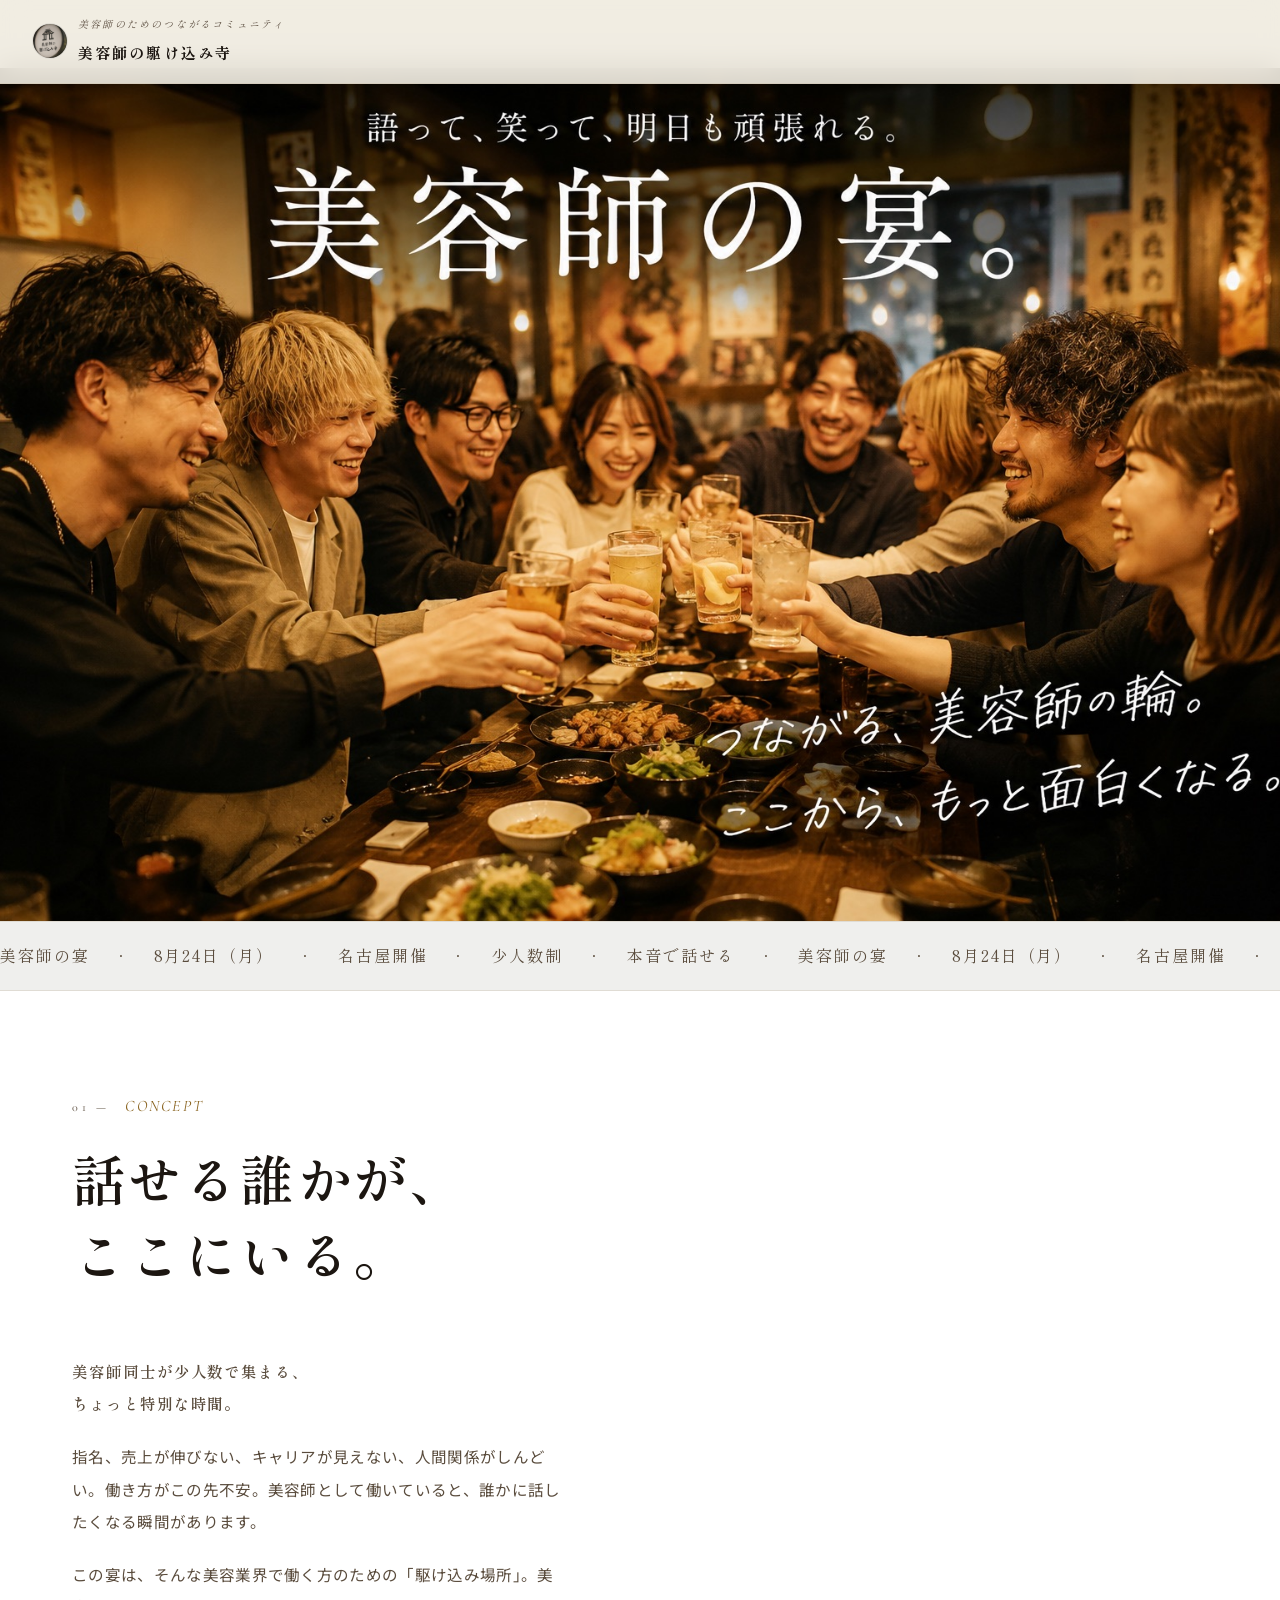
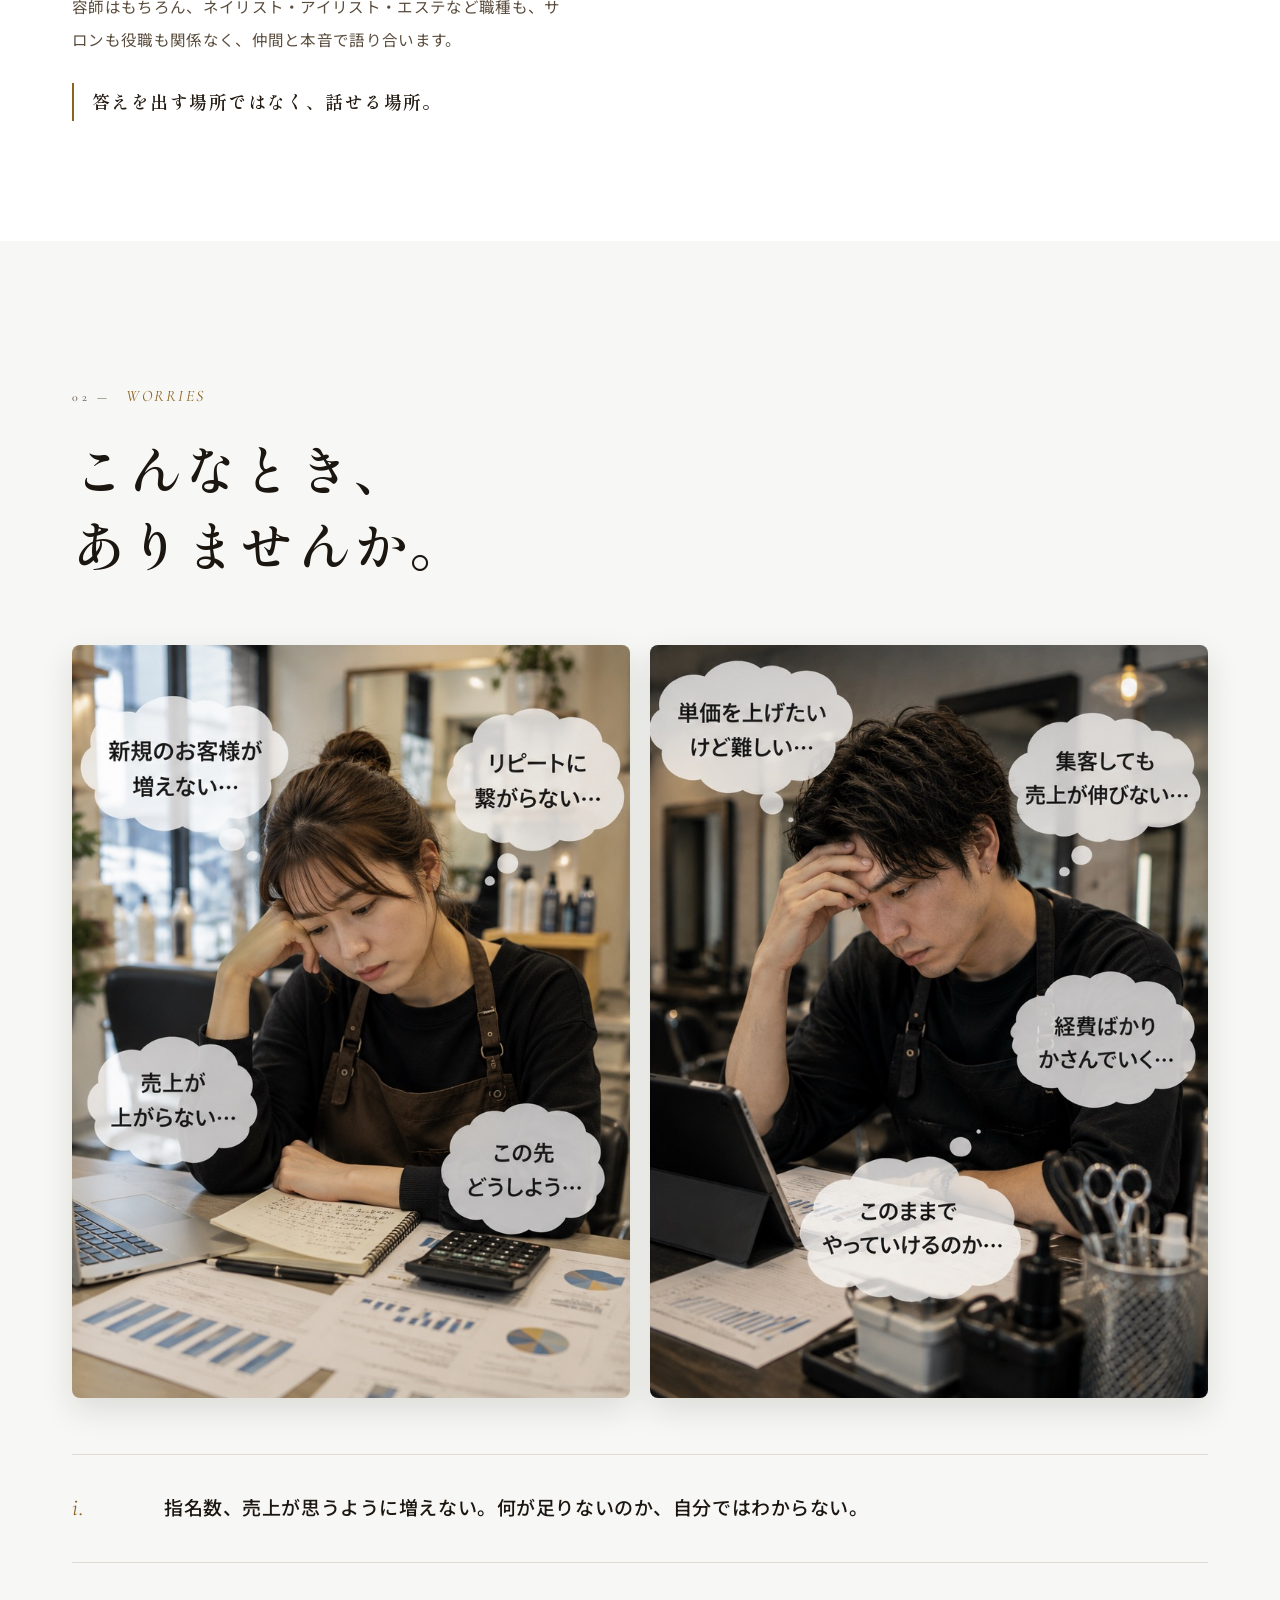
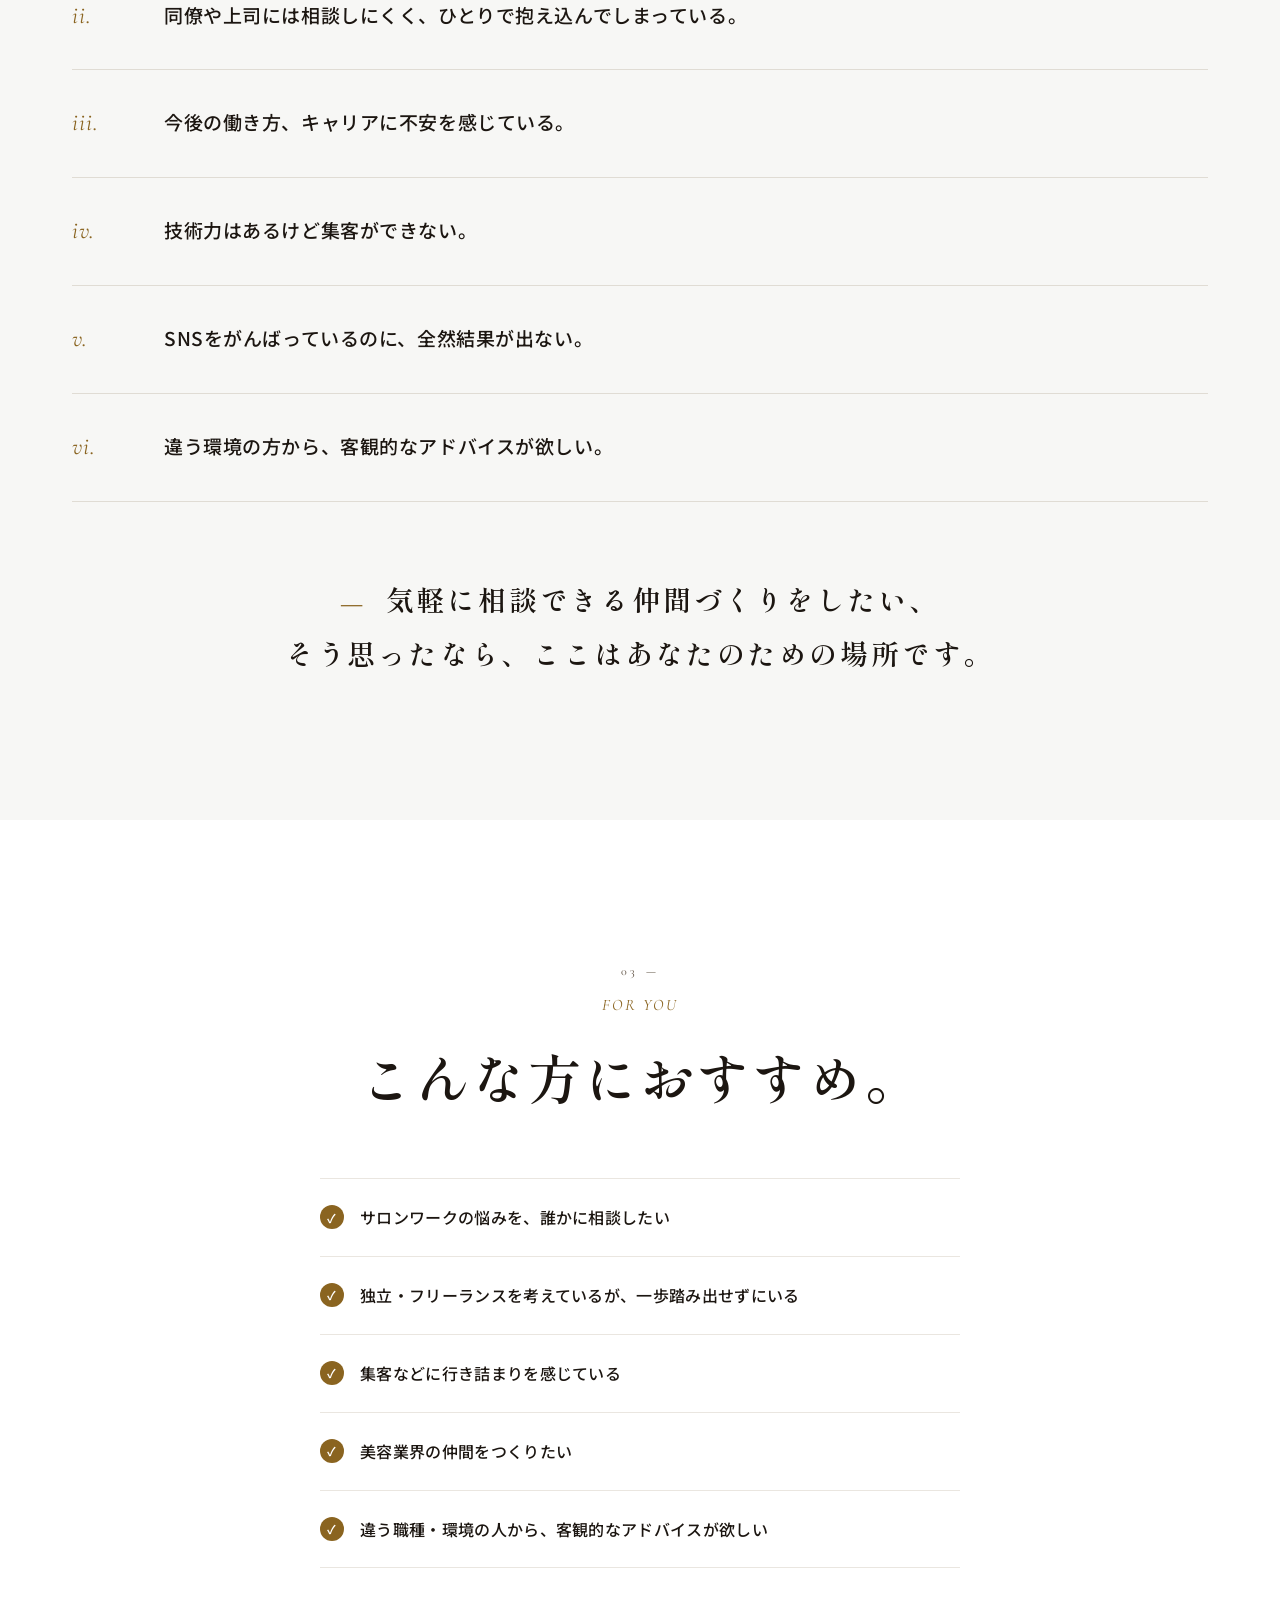
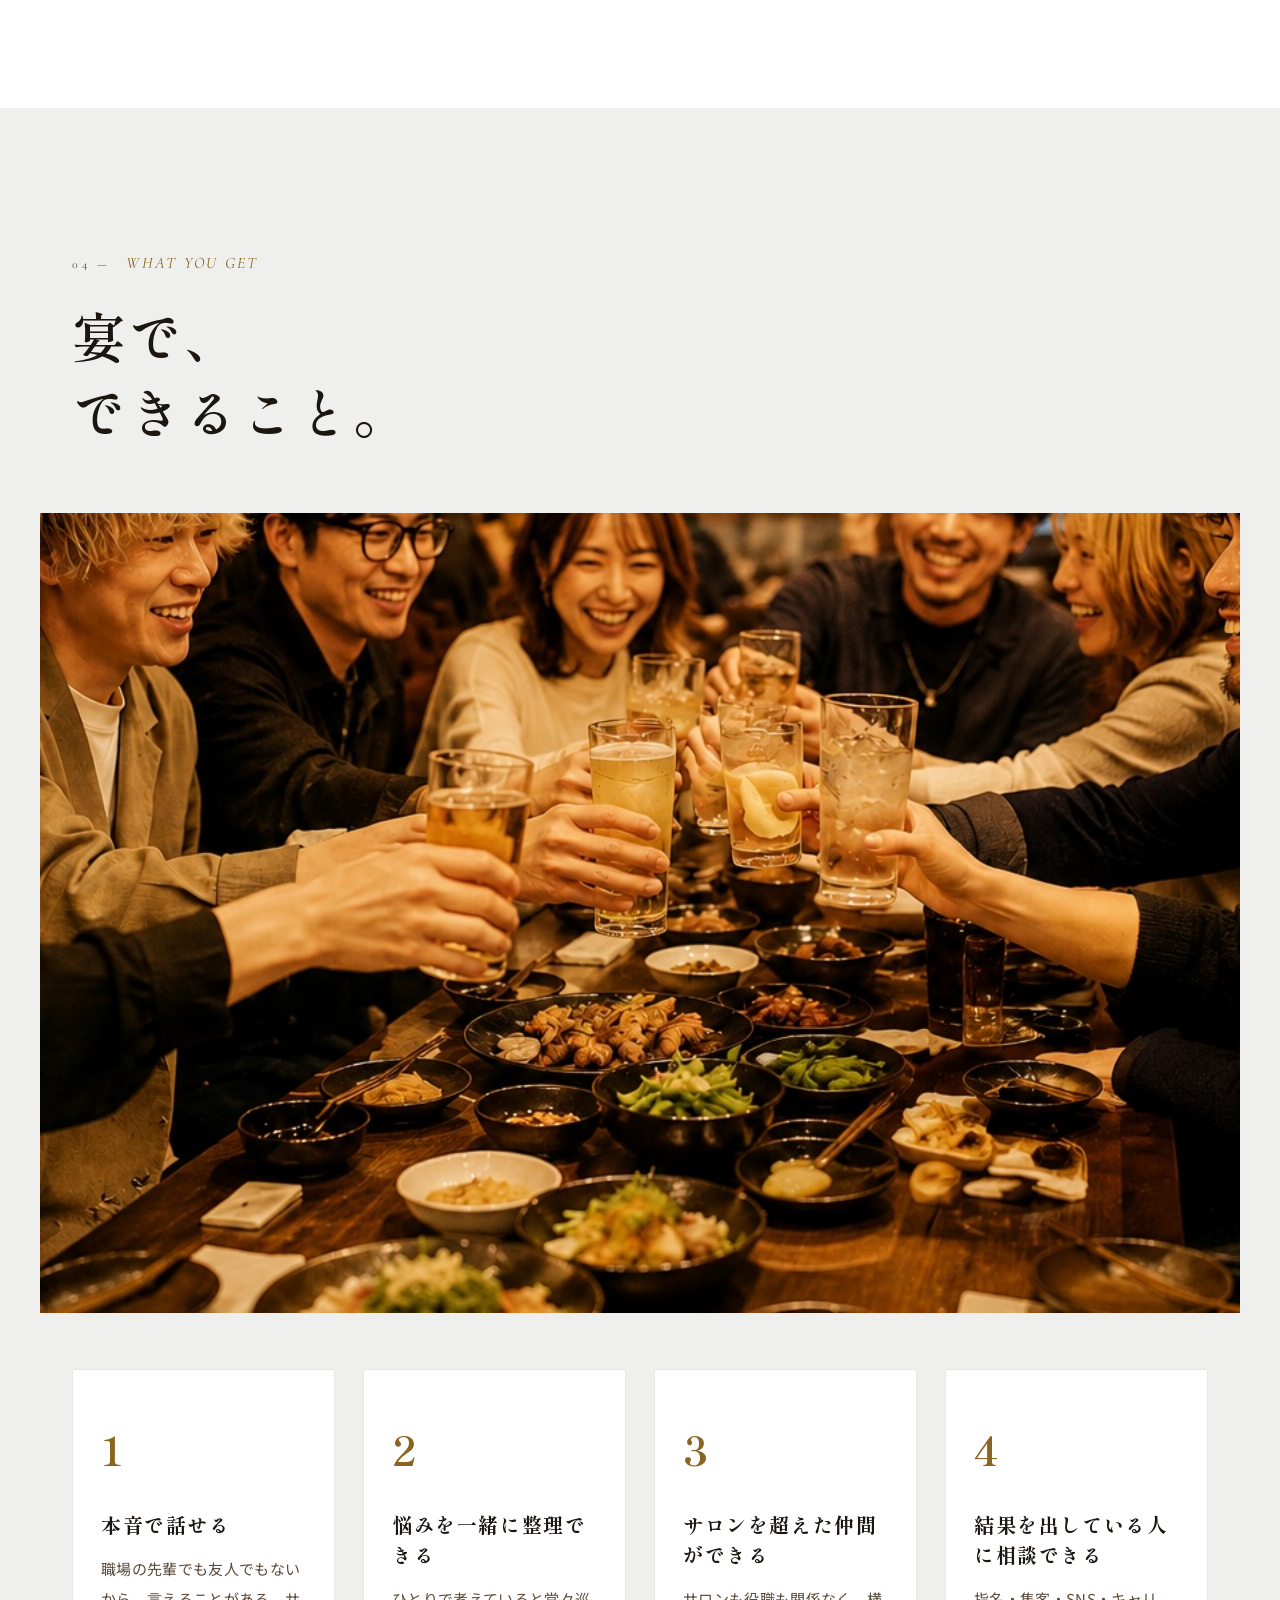
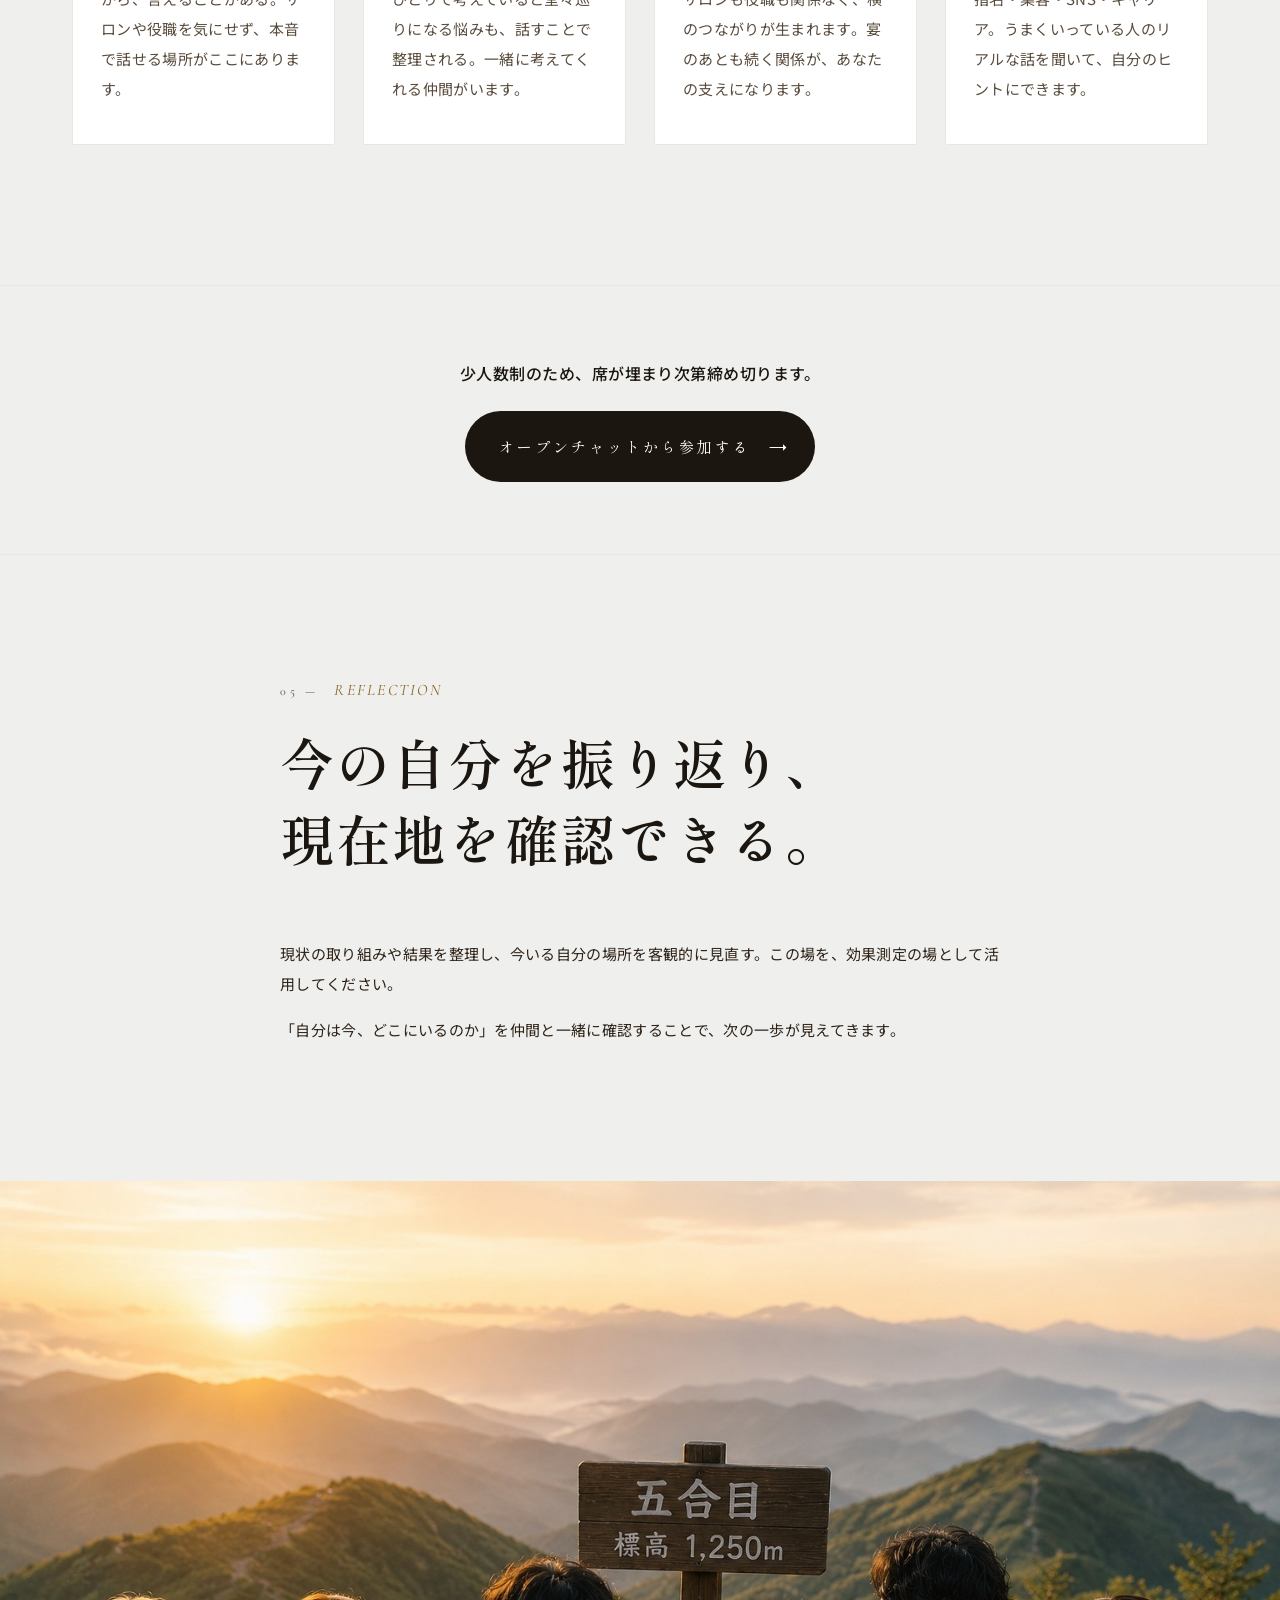
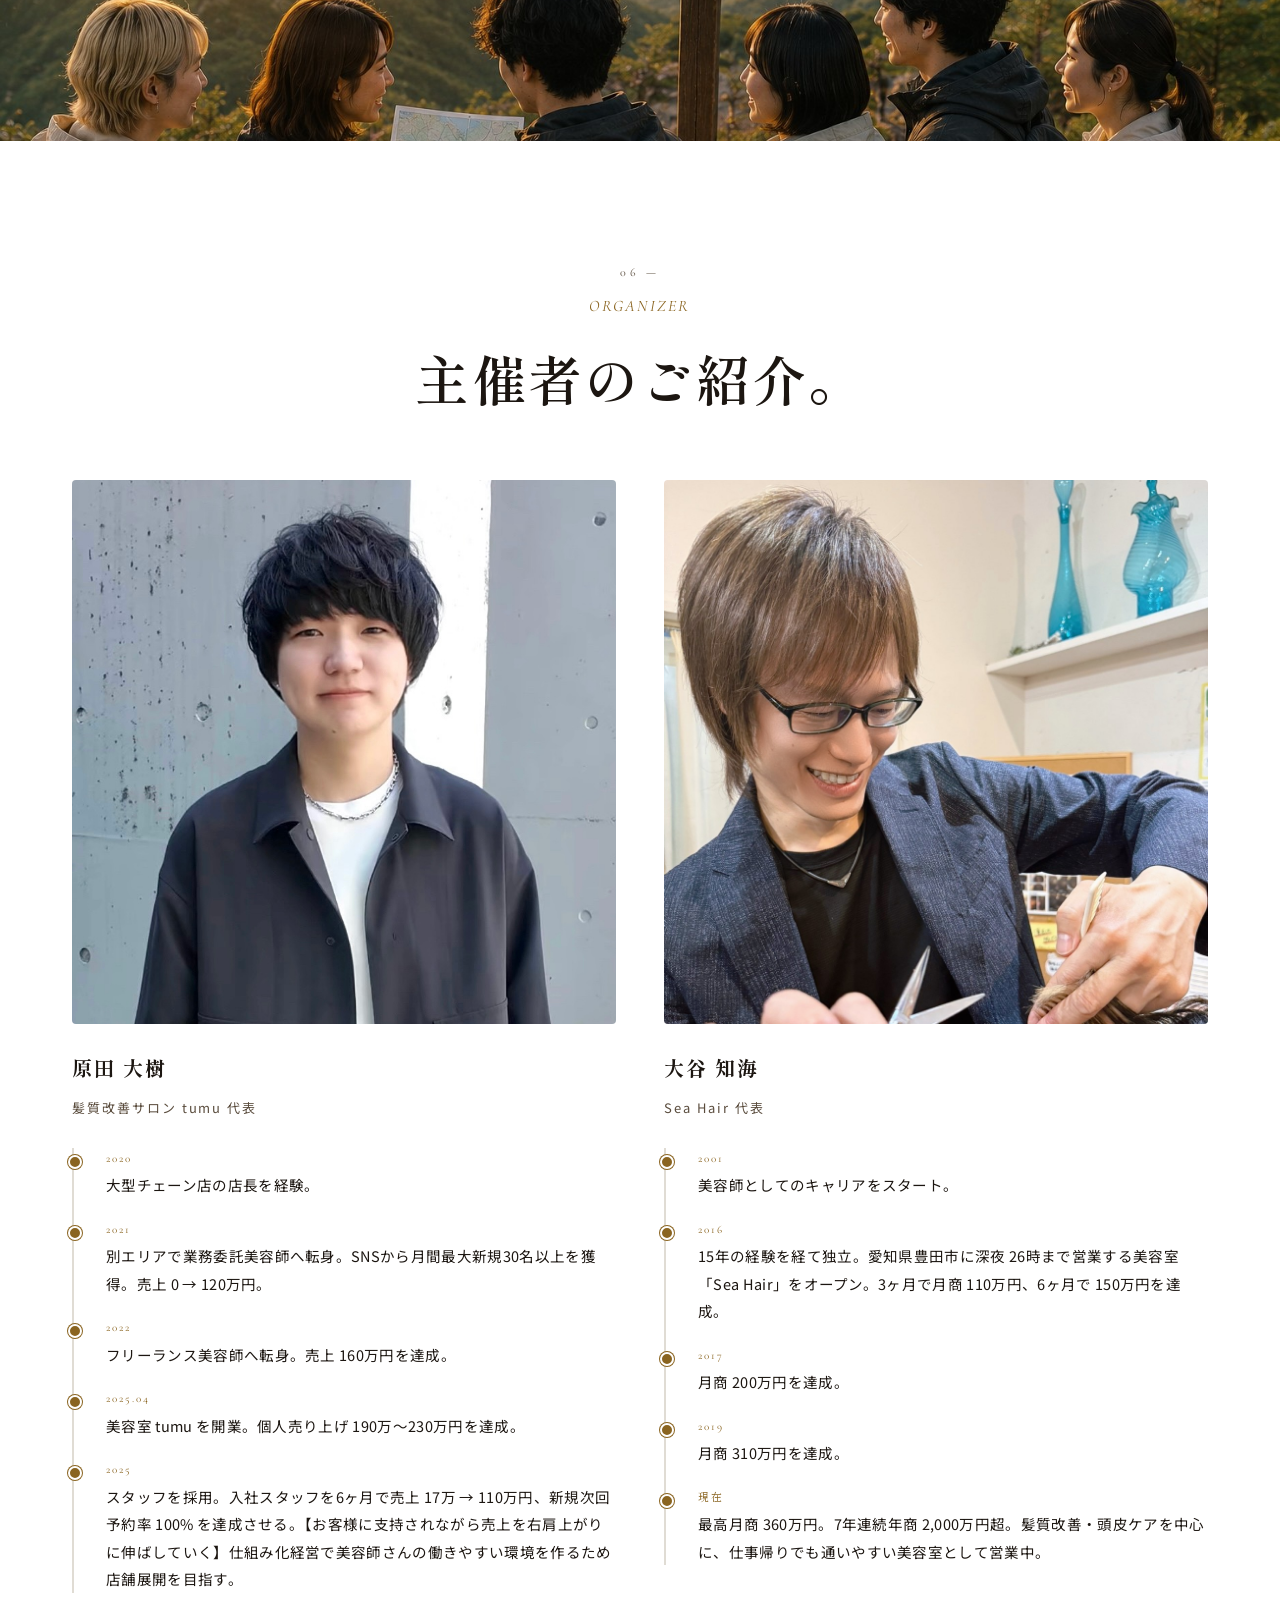
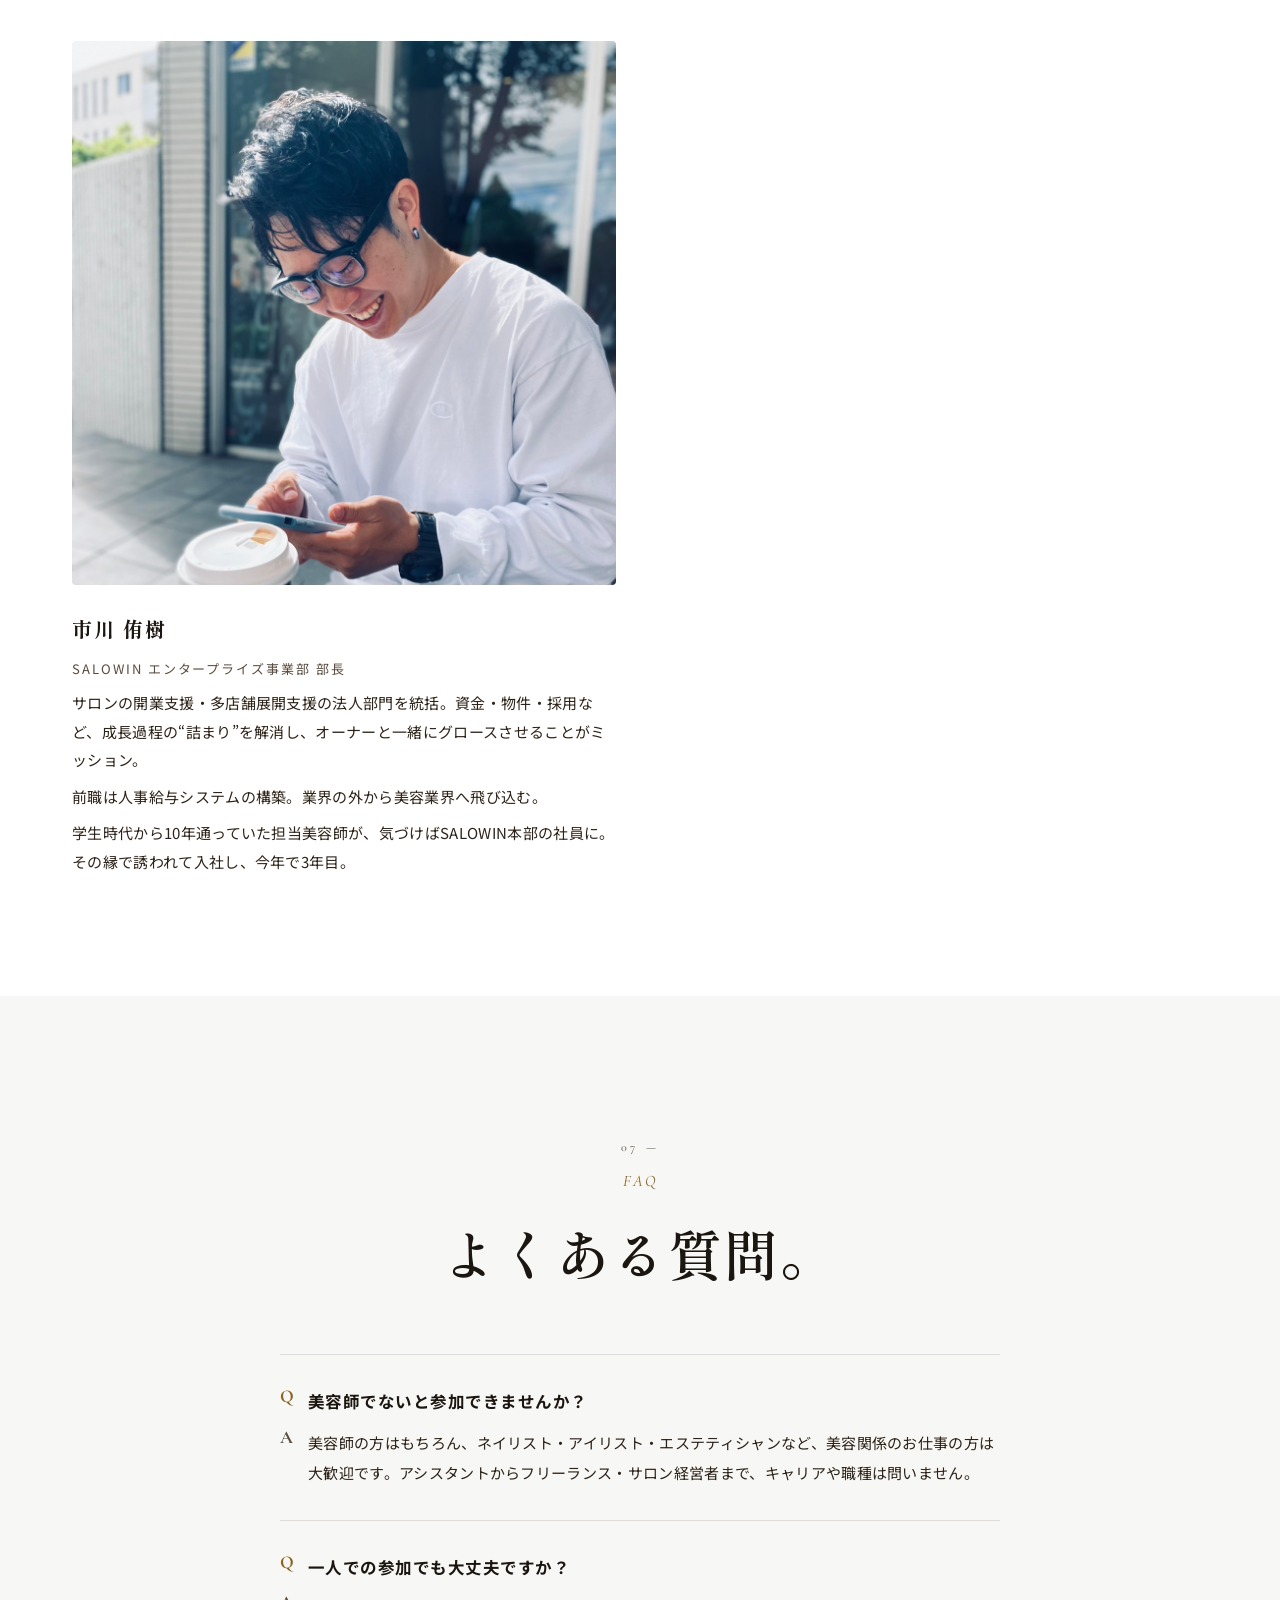
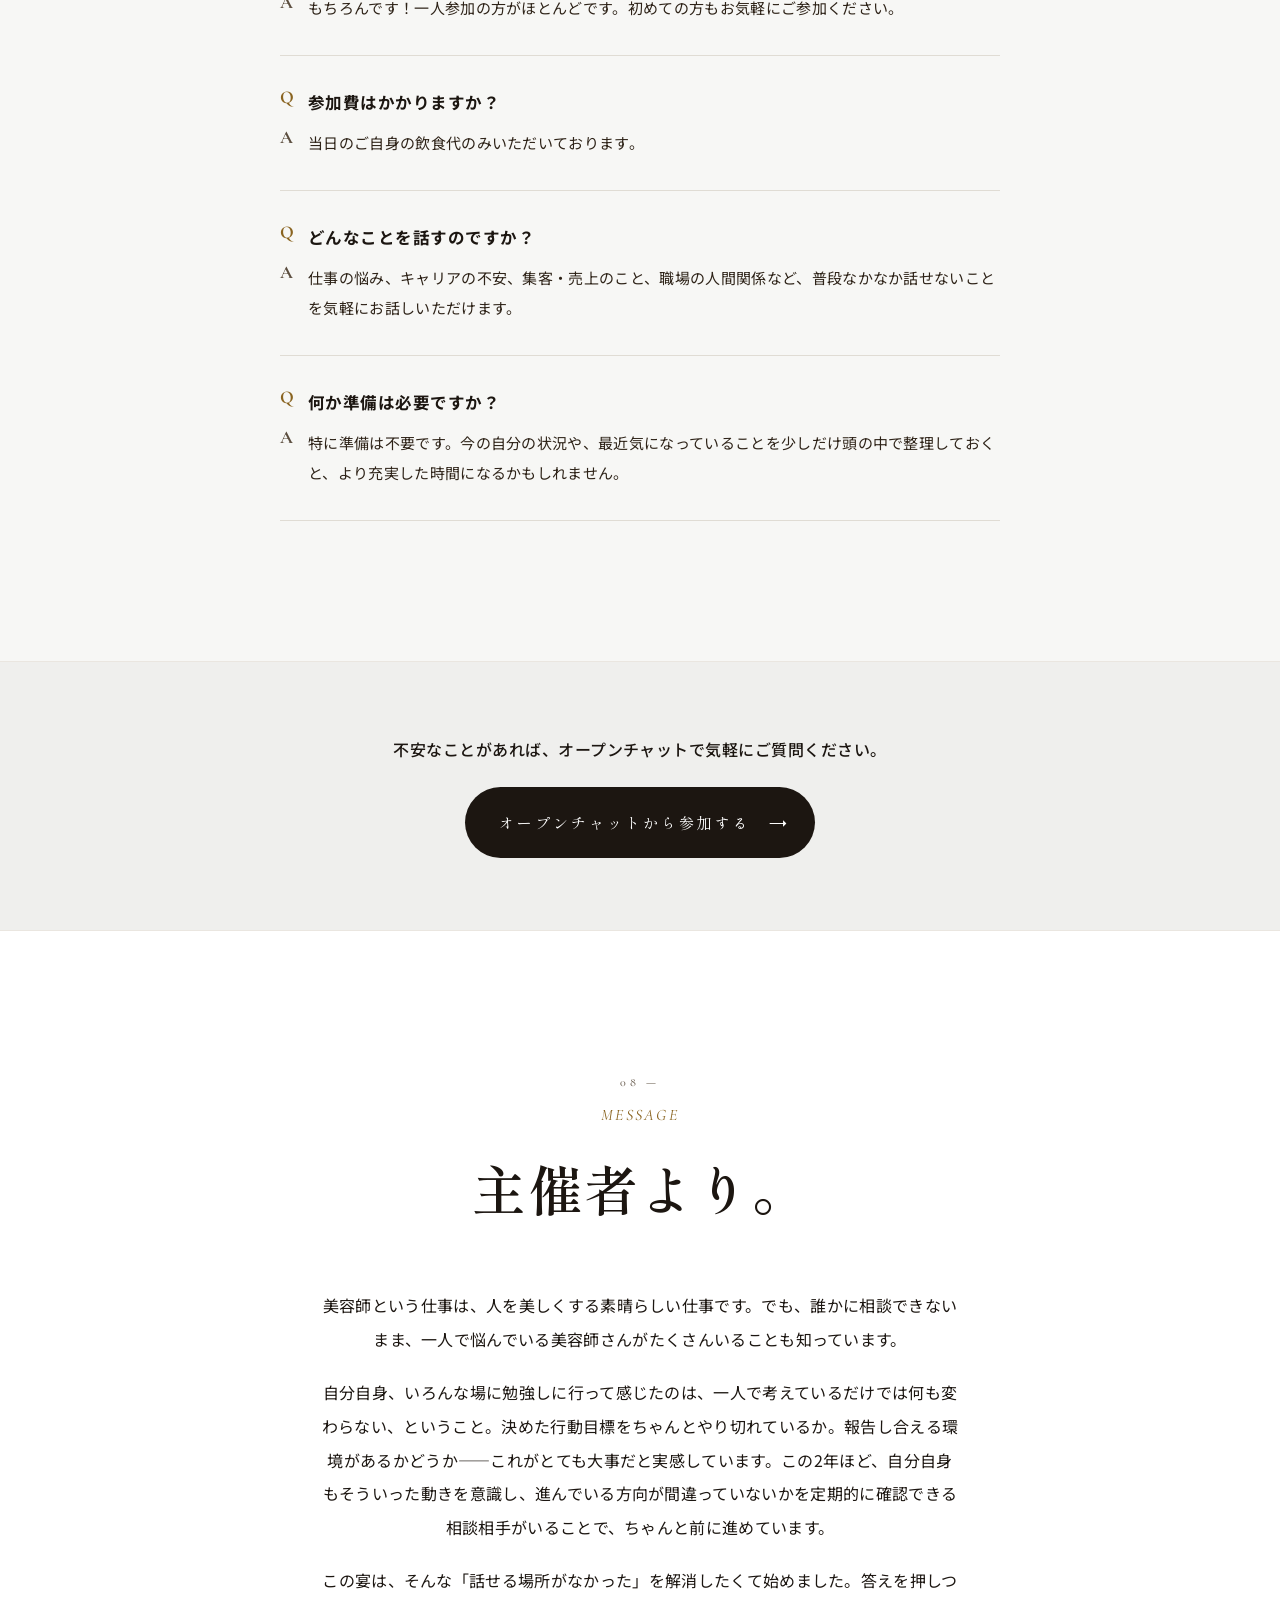
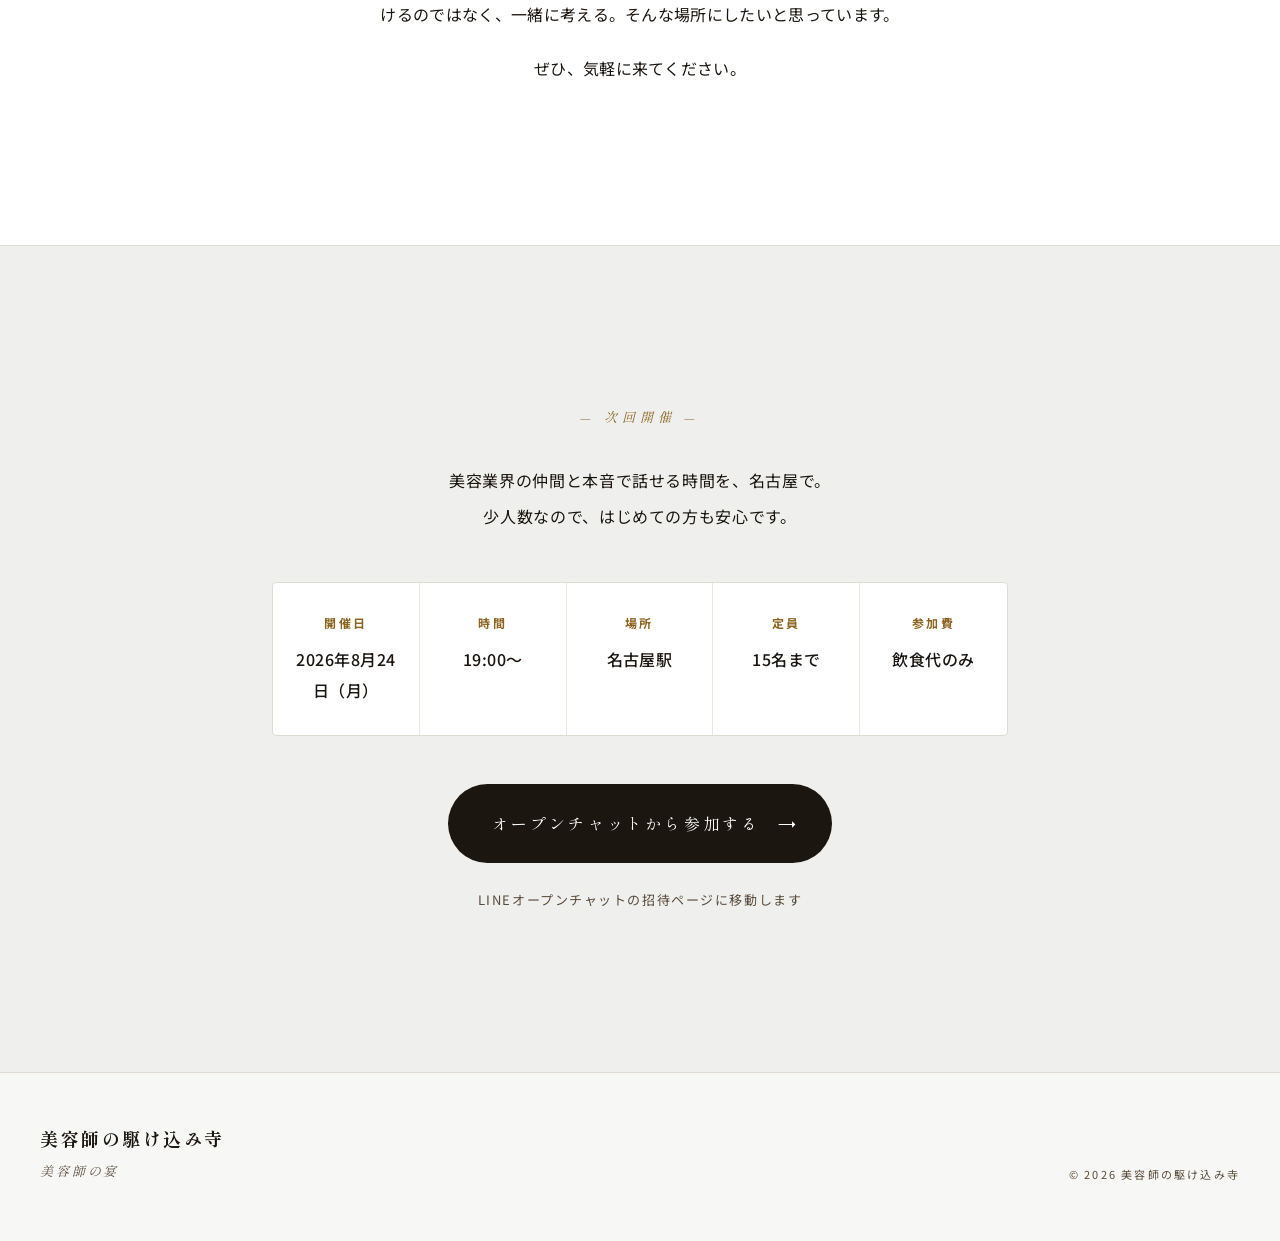
<file: index.html>
<!doctype html>
<html lang="ja">
<head>
  <meta charset="utf-8">
  <meta name="viewport" content="width=device-width,initial-scale=1">
  <meta name="format-detection" content="telephone=no">
  <title>美容師の宴 | 美容師の駆け込み寺</title>
  <meta name="description" content="美容師のための少人数の宴。8月24日（月）名古屋開催。本音で話せる、居場所。美容師の駆け込み寺。">
  <meta property="og:title" content="美容師の宴 | 美容師の駆け込み寺">
  <meta property="og:description" content="美容師のための少人数の宴。8月24日（月）名古屋開催。本音で話せる、居場所。">
  <meta property="og:type" content="website">
  <meta property="og:image" content="https://tumulp.github.io/utage/img/hero.jpg">
  <meta property="og:url" content="https://tumulp.github.io/utage/">
  <link rel="preconnect" href="https://fonts.googleapis.com">
  <link rel="preconnect" href="https://fonts.gstatic.com" crossorigin>
  <link href="https://fonts.googleapis.com/css2?family=Noto+Sans+JP:wght@300;400;500;700&family=Shippori+Mincho:wght@400;500;600;700;800&family=Cormorant+Garamond:ital,wght@0,300;0,400;0,500;1,300;1,400;1,500&display=swap" rel="stylesheet">
  <link rel="stylesheet" href="css/style.css">
</head>
<body>

<header class="nav">
  <a href="index.html" class="nav__logo">
    <img src="img/04.jpg" alt="美容師の駆け込み寺" class="nav__logo-img">
    <span class="nav__name"><em class="nav__presents">美容師のためのつながるコミュニティ</em>美容師の駆け込み寺</span>
  </a>
</header>

<main>

  <!-- Hero -->
  <section class="hero">
    <div class="hero__banner">
      <img src="img/hero.jpg" alt="美容師の宴 — 語って、笑って、明日も頑張れる。" loading="eager" fetchpriority="high">
    </div>
  </section>

  <!-- Marquee -->
  <div class="marquee" aria-hidden="true">
    <div class="marquee__track">
      <span>美容師の宴</span><span>·</span>
      <span>8月24日（月）</span><span>·</span>
      <span>名古屋開催</span><span>·</span>
      <span>少人数制</span><span>·</span>
      <span>本音で話せる</span><span>·</span>
      <span>美容師の宴</span><span>·</span>
      <span>8月24日（月）</span><span>·</span>
      <span>名古屋開催</span><span>·</span>
      <span>少人数制</span><span>·</span>
      <span>本音で話せる</span><span>·</span>
    </div>
  </div>

  <!-- Concept -->
  <section class="concept">
    <div class="concept__grid">
      <div class="concept__text">
        <header class="sec-head">
          <span class="sec-head__num">01 —</span>
          <span class="sec-head__en"><em>Concept</em></span>
          <h2 class="sec-head__ja">話せる誰かが、<br>ここにいる。</h2>
        </header>
        <p class="concept__lead">
          美容師同士が少人数で集まる、<br>
          ちょっと特別な時間。
        </p>
        <p>指名、売上が伸びない、キャリアが見えない、人間関係がしんどい。働き方がこの先不安。美容師として働いていると、誰かに話したくなる瞬間があります。</p>
        <p>この宴は、そんな美容業界で働く方のための「駆け込み場所」。美容師はもちろん、ネイリスト・アイリスト・エステなど職種も、サロンも役職も関係なく、仲間と本音で語り合います。</p>
        <p class="concept__quote">答えを出す場所ではなく、話せる場所。</p>
      </div>
    </div>
  </section>

  <!-- Pain -->
  <section class="pain">
    <div class="container">
      <header class="sec-head">
        <span class="sec-head__num">02 —</span>
        <span class="sec-head__en"><em>Worries</em></span>
        <h2 class="sec-head__ja">こんなとき、<br>ありませんか。</h2>
      </header>
      <div class="pain__photo">
        <img src="img/worries1.jpg" alt="サロンワークの悩みを抱える美容師" loading="lazy">
        <img src="img/worries2.jpg" alt="経営の悩みを抱える美容師" loading="lazy">
      </div>
      <ol class="pain__list">
        <li>
          <span class="pain__no">i.</span>
          <p>指名数、売上が思うように増えない。何が足りないのか、自分ではわからない。</p>
        </li>
        <li>
          <span class="pain__no">ii.</span>
          <p>同僚や上司には相談しにくく、ひとりで抱え込んでしまっている。</p>
        </li>
        <li>
          <span class="pain__no">iii.</span>
          <p>今後の働き方、キャリアに不安を感じている。</p>
        </li>
        <li>
          <span class="pain__no">iv.</span>
          <p>技術力はあるけど集客ができない。</p>
        </li>
        <li>
          <span class="pain__no">v.</span>
          <p>SNSをがんばっているのに、全然結果が出ない。</p>
        </li>
        <li>
          <span class="pain__no">vi.</span>
          <p>違う環境の方から、客観的なアドバイスが欲しい。</p>
        </li>
      </ol>
      <p class="pain__pull">
        <em>—</em> 気軽に相談できる仲間づくりをしたい、<br>
        そう思ったなら、ここはあなたのための場所です。
      </p>
    </div>
  </section>

  <!-- For You -->
  <section class="foryou">
    <div class="container">
      <header class="sec-head sec-head--center">
        <span class="sec-head__num">03 —</span>
        <span class="sec-head__en"><em>For You</em></span>
        <h2 class="sec-head__ja">こんな方におすすめ。</h2>
      </header>
      <ul class="foryou__list">
        <li class="foryou__item">
          <span class="foryou__icon">✓</span>
          <p>サロンワークの悩みを、誰かに相談したい</p>
        </li>
        <li class="foryou__item">
          <span class="foryou__icon">✓</span>
          <p>独立・フリーランスを考えているが、一歩踏み出せずにいる</p>
        </li>
        <li class="foryou__item">
          <span class="foryou__icon">✓</span>
          <p>集客などに行き詰まりを感じている</p>
        </li>
        <li class="foryou__item">
          <span class="foryou__icon">✓</span>
          <p>美容業界の仲間をつくりたい</p>
        </li>
        <li class="foryou__item">
          <span class="foryou__icon">✓</span>
          <p>違う職種・環境の人から、客観的なアドバイスが欲しい</p>
        </li>
      </ul>
    </div>
  </section>

  <!-- Benefits -->
  <section class="benefits">
    <div class="container">
      <header class="sec-head">
        <span class="sec-head__num">04 —</span>
        <span class="sec-head__en"><em>What you get</em></span>
        <h2 class="sec-head__ja">宴で、<br>できること。</h2>
      </header>
      <figure class="benefits__photo">
        <img src="img/utage-group.jpg" alt="宴の様子" loading="lazy">
      </figure>
      <div class="benefits__grid">
        <article class="benefits__item">
          <span class="benefits__icon">1</span>
          <h3>本音で話せる</h3>
          <p>職場の先輩でも友人でもないから、言えることがある。サロンや役職を気にせず、本音で話せる場所がここにあります。</p>
        </article>
        <article class="benefits__item">
          <span class="benefits__icon">2</span>
          <h3>悩みを一緒に整理できる</h3>
          <p>ひとりで考えていると堂々巡りになる悩みも、話すことで整理される。一緒に考えてくれる仲間がいます。</p>
        </article>
        <article class="benefits__item">
          <span class="benefits__icon">3</span>
          <h3>サロンを超えた仲間ができる</h3>
          <p>サロンも役職も関係なく、横のつながりが生まれます。宴のあとも続く関係が、あなたの支えになります。</p>
        </article>
        <article class="benefits__item">
          <span class="benefits__icon">4</span>
          <h3>結果を出している人に相談できる</h3>
          <p>指名・集客・SNS・キャリア。うまくいっている人のリアルな話を聞いて、自分のヒントにできます。</p>
        </article>
      </div>
    </div>
  </section>

  <!-- CTA -->
  <div class="cta-strip">
    <p class="cta-strip__text">少人数制のため、席が埋まり次第締め切ります。</p>
    <a href="https://line.me/ti/g2/-C1zVDEIVcgWFdCdIaiome1jVZ52mJQn8kMwEA?utm_source=invitation&utm_medium=link_copy&utm_campaign=default" target="_blank" rel="noopener" class="btn">
      <span>オープンチャットから参加する</span>
      <span class="btn__arrow">→</span>
    </a>
  </div>

  <!-- Reflection -->
  <section class="reflection">
    <div class="container">
      <div class="reflection__inner">
        <div class="reflection__text">
          <header class="sec-head">
            <span class="sec-head__num">05 —</span>
            <span class="sec-head__en"><em>Reflection</em></span>
            <h2 class="sec-head__ja">今の自分を振り返り、<br>現在地を確認できる。</h2>
          </header>
          <p>現状の取り組みや結果を整理し、今いる自分の場所を客観的に見直す。この場を、効果測定の場として活用してください。</p>
          <p>「自分は今、どこにいるのか」を仲間と一緒に確認することで、次の一歩が見えてきます。</p>
        </div>
      </div>
    </div>
  </section>

  <!-- Reflection Image -->
  <div class="reflection__img">
    <img src="img/05.jpg" alt="" loading="lazy">
  </div>

  <!-- Organizer -->
  <section class="organizer">
    <div class="container">
      <header class="sec-head sec-head--center">
        <span class="sec-head__num">06 —</span>
        <span class="sec-head__en"><em>Organizer</em></span>
        <h2 class="sec-head__ja">主催者のご紹介。</h2>
      </header>
      <div class="organizer__grid">
        <div class="organizer__item">
          <div class="organizer__photo">
            <img src="img/organizer1.jpg" alt="" loading="lazy">
          </div>
          <div class="organizer__info">
            <p class="organizer__name">原田 大樹</p>
            <p class="organizer__role">髪質改善サロン tumu 代表</p>
            <ul class="organizer__timeline">
              <li>
                <span class="organizer__timeline-year">2020</span>
                <p>大型チェーン店の店長を経験。</p>
              </li>
              <li>
                <span class="organizer__timeline-year">2021</span>
                <p>別エリアで業務委託美容師へ転身。SNSから月間最大新規30名以上を獲得。売上 0 → 120万円。</p>
              </li>
              <li>
                <span class="organizer__timeline-year">2022</span>
                <p>フリーランス美容師へ転身。売上 160万円を達成。</p>
              </li>
              <li>
                <span class="organizer__timeline-year">2025.04</span>
                <p>美容室 tumu を開業。個人売り上げ 190万〜230万円を達成。</p>
              </li>
              <li>
                <span class="organizer__timeline-year">2025</span>
                <p>スタッフを採用。入社スタッフを6ヶ月で売上 17万 → 110万円、新規次回予約率 100% を達成させる。【お客様に支持されながら売上を右肩上がりに伸ばしていく】仕組み化経営で美容師さんの働きやすい環境を作るため店舗展開を目指す。</p>
              </li>
            </ul>
          </div>
        </div>
        <div class="organizer__item">
          <div class="organizer__photo">
            <img src="img/organizer2.jpg" alt="" loading="lazy">
          </div>
          <div class="organizer__info">
            <p class="organizer__name">大谷 知海</p>
            <p class="organizer__role">Sea Hair 代表</p>
            <ul class="organizer__timeline">
              <li>
                <span class="organizer__timeline-year">2001</span>
                <p>美容師としてのキャリアをスタート。</p>
              </li>
              <li>
                <span class="organizer__timeline-year">2016</span>
                <p>15年の経験を経て独立。愛知県豊田市に深夜 26時まで営業する美容室「Sea Hair」をオープン。3ヶ月で月商 110万円、6ヶ月で 150万円を達成。</p>
              </li>
              <li>
                <span class="organizer__timeline-year">2017</span>
                <p>月商 200万円を達成。</p>
              </li>
              <li>
                <span class="organizer__timeline-year">2019</span>
                <p>月商 310万円を達成。</p>
              </li>
              <li>
                <span class="organizer__timeline-year">現在</span>
                <p>最高月商 360万円。7年連続年商 2,000万円超。髪質改善・頭皮ケアを中心に、仕事帰りでも通いやすい美容室として営業中。</p>
              </li>
            </ul>
          </div>
        </div>
        <div class="organizer__item">
          <div class="organizer__photo">
            <img src="img/organizer3.jpg" alt="市川 侑樹" loading="lazy">
          </div>
          <div class="organizer__info">
            <p class="organizer__name">市川 侑樹</p>
            <p class="organizer__role">SALOWIN エンタープライズ事業部 部長</p>
            <p class="organizer__bio">サロンの開業支援・多店舗展開支援の法人部門を統括。資金・物件・採用など、成長過程の“詰まり”を解消し、オーナーと一緒にグロースさせることがミッション。</p>
            <p class="organizer__bio">前職は人事給与システムの構築。業界の外から美容業界へ飛び込む。</p>
            <p class="organizer__bio">学生時代から10年通っていた担当美容師が、気づけばSALOWIN本部の社員に。その縁で誘われて入社し、今年で3年目。</p>
          </div>
        </div>
      </div>
    </div>
  </section>

  <!-- FAQ -->
  <section class="faq">
    <div class="container">
      <header class="sec-head sec-head--center">
        <span class="sec-head__num">07 —</span>
        <span class="sec-head__en"><em>FAQ</em></span>
        <h2 class="sec-head__ja">よくある質問。</h2>
      </header>
      <dl class="faq__list">
        <div class="faq__item">
          <dt class="faq__q">美容師でないと参加できませんか？</dt>
          <dd class="faq__a">美容師の方はもちろん、ネイリスト・アイリスト・エステティシャンなど、美容関係のお仕事の方は大歓迎です。アシスタントからフリーランス・サロン経営者まで、キャリアや職種は問いません。</dd>
        </div>
        <div class="faq__item">
          <dt class="faq__q">一人での参加でも大丈夫ですか？</dt>
          <dd class="faq__a">もちろんです！一人参加の方がほとんどです。初めての方もお気軽にご参加ください。</dd>
        </div>
        <div class="faq__item">
          <dt class="faq__q">参加費はかかりますか？</dt>
          <dd class="faq__a">当日のご自身の飲食代のみいただいております。</dd>
        </div>
        <div class="faq__item">
          <dt class="faq__q">どんなことを話すのですか？</dt>
          <dd class="faq__a">仕事の悩み、キャリアの不安、集客・売上のこと、職場の人間関係など、普段なかなか話せないことを気軽にお話しいただけます。</dd>
        </div>
        <div class="faq__item">
          <dt class="faq__q">何か準備は必要ですか？</dt>
          <dd class="faq__a">特に準備は不要です。今の自分の状況や、最近気になっていることを少しだけ頭の中で整理しておくと、より充実した時間になるかもしれません。</dd>
        </div>
      </dl>
    </div>
  </section>

  <!-- CTA -->
  <div class="cta-strip">
    <p class="cta-strip__text">不安なことがあれば、オープンチャットで気軽にご質問ください。</p>
    <a href="https://line.me/ti/g2/-C1zVDEIVcgWFdCdIaiome1jVZ52mJQn8kMwEA?utm_source=invitation&utm_medium=link_copy&utm_campaign=default" target="_blank" rel="noopener" class="btn">
      <span>オープンチャットから参加する</span>
      <span class="btn__arrow">→</span>
    </a>
  </div>

  <!-- Message -->
  <section class="msg">
    <div class="container">
      <header class="sec-head sec-head--center">
        <span class="sec-head__num">08 —</span>
        <span class="sec-head__en"><em>Message</em></span>
        <h2 class="sec-head__ja">主催者より。</h2>
      </header>
      <div class="msg__inner">
        <p class="msg__text">美容師という仕事は、人を美しくする素晴らしい仕事です。でも、誰かに相談できないまま、一人で悩んでいる美容師さんがたくさんいることも知っています。</p>
        <p class="msg__text">自分自身、いろんな場に勉強しに行って感じたのは、一人で考えているだけでは何も変わらない、ということ。決めた行動目標をちゃんとやり切れているか。報告し合える環境があるかどうか——これがとても大事だと実感しています。この2年ほど、自分自身もそういった動きを意識し、進んでいる方向が間違っていないかを定期的に確認できる相談相手がいることで、ちゃんと前に進めています。</p>
        <p class="msg__text">この宴は、そんな「話せる場所がなかった」を解消したくて始めました。答えを押しつけるのではなく、一緒に考える。そんな場所にしたいと思っています。</p>
        <p class="msg__text">ぜひ、気軽に来てください。</p>
      </div>
    </div>
  </section>

  <!-- Join -->
  <section class="join" id="join">
    <div class="container join__inner">
      <p class="join__eyebrow"><em>— 次回開催 —</em></p>
      <p class="join__lead">
        美容業界の仲間と本音で話せる時間を、名古屋で。<br>
        少人数なので、はじめての方も安心です。
      </p>
      <div class="join__meta">
        <div><span>開催日</span><p>2026年8月24日（月）</p></div>
        <div><span>時間</span><p>19:00〜</p></div>
        <div><span>場所</span><p>名古屋駅</p></div>
        <div><span>定員</span><p>15名まで</p></div>
        <div><span>参加費</span><p>飲食代のみ</p></div>
      </div>
      <a href="https://line.me/ti/g2/-C1zVDEIVcgWFdCdIaiome1jVZ52mJQn8kMwEA?utm_source=invitation&utm_medium=link_copy&utm_campaign=default" target="_blank" rel="noopener" class="btn btn--lg">
        <span>オープンチャットから参加する</span>
        <span class="btn__arrow">→</span>
      </a>
      <p class="join__note">LINEオープンチャットの招待ページに移動します</p>
    </div>
  </section>

</main>

<footer class="footer">
  <div class="footer__inner">
    <div class="footer__brand">
      <p class="footer__name">美容師の駆け込み寺</p>
      <p class="footer__sub">美容師の宴</p>
    </div>
    <p class="footer__copy">© 2026 美容師の駆け込み寺</p>
  </div>
</footer>

<script>
  // ── Scroll reveal ──
  const io = new IntersectionObserver((entries) => {
    for (const e of entries) {
      if (e.isIntersecting) {
        e.target.classList.add('is-in');
        io.unobserve(e.target);
      }
    }
  }, { threshold: 0.06, rootMargin: '0px 0px -32px 0px' });

  document.querySelectorAll(
    '.sec-head, .pain__list li, .pain__pull, .benefits__item, ' +
    '.concept__text, .scene__text, .voice__item, .join__inner'
  ).forEach(el => { el.classList.add('reveal'); io.observe(el); });

  // ── Anim (fade+slide) ──
  const io2 = new IntersectionObserver((entries) => {
    for (const e of entries) {
      if (e.isIntersecting) {
        e.target.classList.add('is-visible');
        io2.unobserve(e.target);
      }
    }
  }, { threshold: 0.08, rootMargin: '0px 0px -24px 0px' });

  // concept photo
  const conceptPhoto = document.querySelector('.concept__photo');
  if (conceptPhoto) { conceptPhoto.classList.add('anim','anim--left'); io2.observe(conceptPhoto); }

  // foryou items (stagger)
  document.querySelectorAll('.foryou__item').forEach((el, i) => {
    el.classList.add('anim', `anim--d${Math.min(i+1,6)}`);
    io2.observe(el);
  });

  // benefits photo
  const bPhoto = document.querySelector('.benefits__photo');
  if (bPhoto) { bPhoto.classList.add('anim'); io2.observe(bPhoto); }

  // scene photo
  const scenePhoto = document.querySelector('.scene__photo');
  if (scenePhoto) { scenePhoto.classList.add('anim','anim--right'); io2.observe(scenePhoto); }

  // organizer
  document.querySelectorAll('.organizer').forEach((el, i) => {
    el.classList.add('anim', i === 0 ? 'anim--left' : 'anim--right');
    io2.observe(el);
  });

  // hero content fade-in on load
  const heroContent = document.querySelector('.hero__content');
  if (heroContent) {
    heroContent.style.opacity = '0';
    heroContent.style.transform = 'translateY(20px)';
    heroContent.style.transition = 'opacity 1s 0.3s cubic-bezier(0.16,1,0.3,1), transform 1s 0.3s cubic-bezier(0.16,1,0.3,1)';
    requestAnimationFrame(() => requestAnimationFrame(() => {
      heroContent.style.opacity = '1';
      heroContent.style.transform = 'translateY(0)';
    }));
  }
</script>

</body>
</html>
</file>
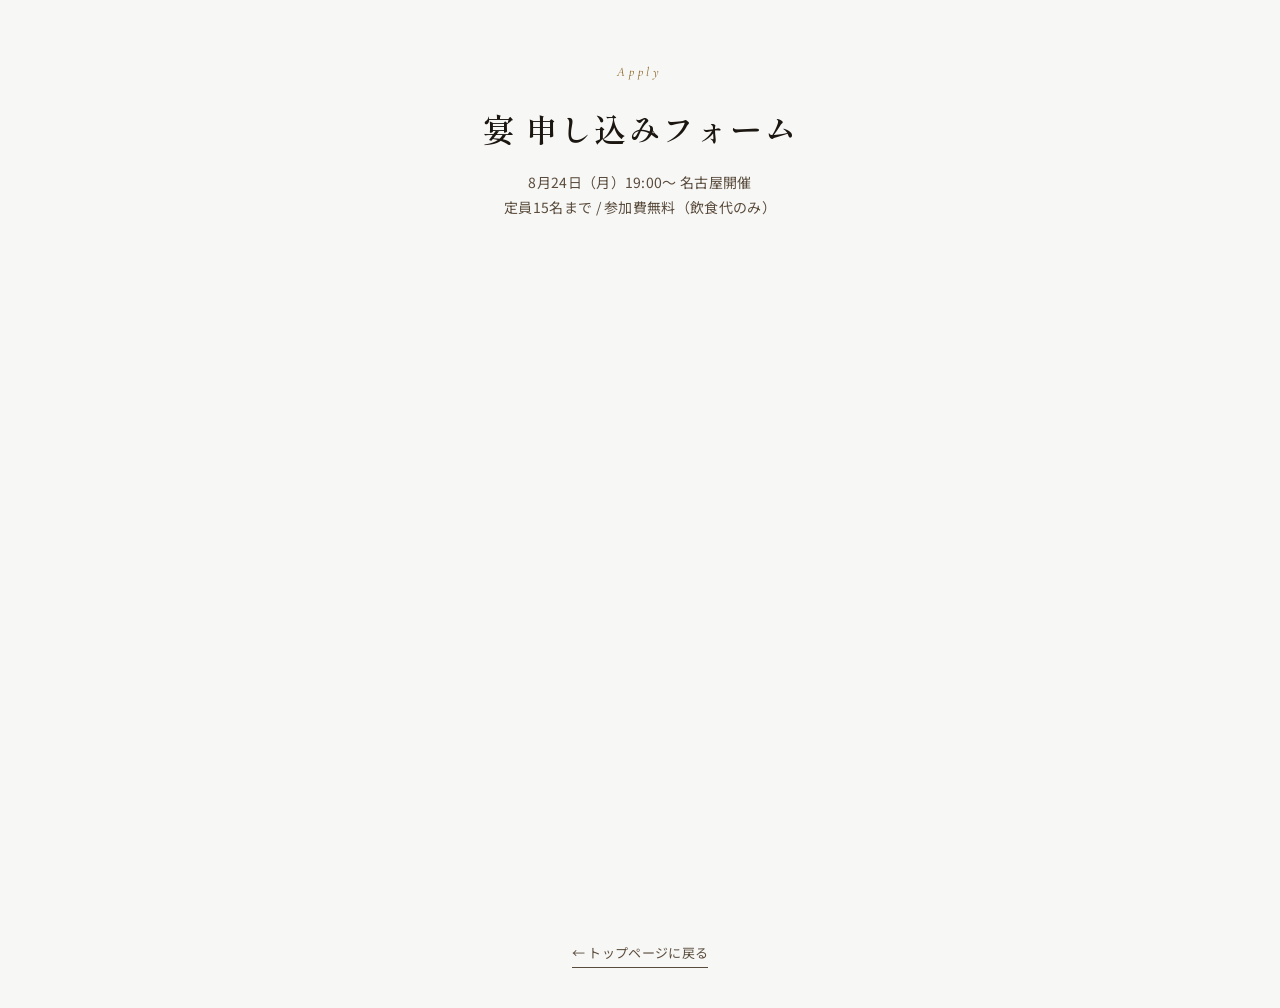
<file: form.html>
<!doctype html>
<html lang="ja">
<head>
  <meta charset="utf-8">
  <meta name="viewport" content="width=device-width,initial-scale=1">
  <title>宴 申し込みフォーム | 美容師の駆け込み寺</title>
  <link rel="preconnect" href="https://fonts.googleapis.com">
  <link rel="preconnect" href="https://fonts.gstatic.com" crossorigin>
  <link href="https://fonts.googleapis.com/css2?family=Noto+Sans+JP:wght@300;400;500&family=Shippori+Mincho:wght@400;500;600&family=Cormorant+Garamond:ital,wght@1,400&display=swap" rel="stylesheet">
  <link rel="stylesheet" href="css/style.css">
  <style>
    body { background: var(--bg); margin: 0; }
    .form-page {
      min-height: 100vh;
      display: flex;
      flex-direction: column;
      align-items: center;
      padding: 60px 0 0;
    }
    .form-page__head {
      text-align: center;
      margin-bottom: 32px;
      padding: 0 32px;
    }
    .form-page__eyebrow {
      font-family: var(--en);
      font-style: italic;
      font-size: 13px;
      letter-spacing: 0.3em;
      color: var(--green);
      display: block;
      margin-bottom: 12px;
    }
    .form-page__title {
      font-family: var(--serif);
      font-size: clamp(22px, 4vw, 32px);
      font-weight: 600;
      letter-spacing: 0.06em;
      margin: 0 0 10px;
    }
    .form-page__sub {
      font-size: 14px;
      color: var(--ink-mute);
      line-height: 1.8;
      margin: 0;
    }
    .form-iframe-wrap {
      width: 100%;
      max-width: 640px;
      flex: 1;
    }
    .form-iframe-wrap iframe {
      width: 100%;
      min-height: 640px;
      border: none;
      display: block;
    }
    .form-back {
      display: inline-block;
      padding: 24px 0 32px;
      font-size: 13px;
      color: var(--ink-mute);
      border-bottom: 1px solid currentColor;
      padding-bottom: 2px;
      margin: 24px 0 40px;
    }
    @media (max-width: 600px) {
      .form-page { padding-top: 40px; }
    }
  </style>
</head>
<body>
  <div class="form-page">
    <div class="form-page__head">
      <span class="form-page__eyebrow">Apply</span>
      <h1 class="form-page__title">宴 申し込みフォーム</h1>
      <p class="form-page__sub">8月24日（月）19:00〜 名古屋開催<br>定員15名まで / 参加費無料（飲食代のみ）</p>
    </div>

    <div class="form-iframe-wrap">
      <iframe
        id="gform"
        src="https://docs.google.com/forms/d/e/1FAIpQLScOuykWb3WQWfO_5yzW9Me-CJXqF7A9h5lWur5GmdI6fBuDRQ/viewform?embedded=true"
        frameborder="0"
        marginheight="0"
        marginwidth="0"
      >読み込んでいます…</iframe>
    </div>

    <a href="index.html" class="form-back">← トップページに戻る</a>
  </div>

  <script>
    // Googleフォーム送信後（iframeが2回目のloadを検知）→ LINEへ自動移動
    var loadCount = 0;
    var iframe = document.getElementById('gform');
    iframe.addEventListener('load', function () {
      loadCount++;
      if (loadCount >= 2) {
        // 送信完了 → thanks.html 経由でLINEへ
        window.location.href = 'thanks.html';
      }
    });
  </script>
</body>
</html>
</file>
<file: css/style.css>
:root {
  --bg: #f7f7f5;
  --bg-2: #efefed;
  --paper: #ffffff;
  --ink: #1c1611;
  --ink-2: #2e2318;
  --ink-mute: #5a4c3d;
  --line: #e0dcd4;
  --line-soft: #eae6e0;
  --green: #8a6420;
  --green-deep: #241b12;
  --warm: #c17b45;

  --serif: "Shippori Mincho", "Noto Serif JP", serif;
  --sans: "Noto Sans JP", system-ui, sans-serif;
  --en: "Cormorant Garamond", "Shippori Mincho", serif;

  --max: 1200px;
  --gutter: 32px;
}

* { box-sizing: border-box; }
html { scroll-behavior: smooth; }

body {
  margin: 0;
  background: var(--bg);
  color: var(--ink);
  font-family: var(--sans);
  font-weight: 400;
  font-size: 16px;
  line-height: 1.95;
  letter-spacing: 0.02em;
  -webkit-font-smoothing: antialiased;
  text-rendering: optimizeLegibility;
}

img { max-width: 100%; display: block; }
a { color: inherit; text-decoration: none; }

.container {
  max-width: var(--max);
  margin: 0 auto;
  padding: 0 var(--gutter);
}

::selection { background: var(--ink); color: var(--paper); }

/* ---- Reveal ---- */
.reveal { opacity: 0; transform: translateY(24px); transition: opacity 0.9s ease, transform 0.9s ease; }
.reveal.is-in { opacity: 1; transform: none; }
.benefits__item.reveal:nth-child(2) { transition-delay: 0.10s; }
.benefits__item.reveal:nth-child(3) { transition-delay: 0.20s; }
.benefits__item.reveal:nth-child(4) { transition-delay: 0.30s; }
.voice__item.reveal:nth-child(2) { transition-delay: 0.12s; }
.voice__item.reveal:nth-child(3) { transition-delay: 0.24s; }

.sp { display: none; }
@media (max-width: 720px) { .sp { display: inline; } }

/* ---- Nav ---- */
.nav {
  position: fixed;
  top: 0; left: 0; right: 0;
  z-index: 50;
  display: flex;
  justify-content: space-between;
  align-items: center;
  padding: 16px 32px;
  background: rgba(240, 235, 224, 0.9);
  backdrop-filter: blur(14px);
  -webkit-backdrop-filter: blur(14px);
  border-bottom: 1px solid rgba(208, 196, 176, 0.5);
}
.nav__logo {
  display: flex;
  align-items: center;
  gap: 10px;
}
.nav__logo-img {
  width: 36px;
  height: 36px;
  object-fit: cover;
  border-radius: 50%;
  border: 1px solid var(--line);
}
.nav__name {
  font-family: var(--serif);
  font-size: 15px;
  font-weight: 700;
  letter-spacing: 0.14em;
  display: flex;
  flex-direction: column;
  gap: 2px;
}
.nav__presents {
  font-family: var(--en);
  font-style: italic;
  font-size: 10px;
  font-weight: 400;
  letter-spacing: 0.22em;
  color: var(--ink-mute);
}
.nav__cta {
  font-family: var(--sans);
  font-size: 13px;
  font-weight: 500;
  letter-spacing: 0.14em;
  color: var(--paper);
  background: var(--green-deep);
  padding: 10px 20px;
  border-radius: 2px;
  transition: background 0.2s;
  white-space: nowrap;
}
.nav__cta:hover { background: var(--green); }
.nav__cta-short { display: none; }

@media (max-width: 720px) {
  .nav { padding: 14px 20px; }
  .nav__logo-img { width: 30px; height: 30px; }
  .nav__name { font-size: 13px; }
  .nav__cta { font-size: 12px; }
  .nav__cta-full { display: none; }
  .nav__cta-short { display: inline; }
}

/* ---- Section heading ---- */
.sec-head {
  margin-bottom: 64px;
  display: grid;
  grid-template-columns: auto 1fr;
  gap: 6px 16px;
  align-items: baseline;
}
.sec-head--center {
  display: flex;
  flex-direction: column;
  align-items: center;
  text-align: center;
}
.sec-head__num {
  font-family: var(--en);
  font-size: 12px;
  letter-spacing: 0.3em;
  color: var(--ink-mute);
  grid-column: 1;
  grid-row: 1;
}
.sec-head__en {
  font-family: var(--en);
  font-size: 13px;
  letter-spacing: 0.3em;
  color: var(--ink-mute);
  text-transform: uppercase;
  grid-column: 2;
  grid-row: 1;
}
.sec-head__en em {
  font-style: italic;
  font-size: 16px;
  color: var(--green);
  letter-spacing: 0.14em;
}
.sec-head__ja {
  grid-column: 1 / -1;
  grid-row: 2;
  font-family: var(--serif);
  font-size: clamp(32px, 4.8vw, 54px);
  font-weight: 600;
  line-height: 1.4;
  letter-spacing: 0.04em;
  margin: 12px 0 0;
}

/* ---- Buttons ---- */
.btn {
  display: inline-flex;
  align-items: center;
  gap: 18px;
  padding: 18px 28px 18px 34px;
  background: var(--ink);
  color: var(--paper);
  font-family: var(--serif);
  font-size: 15px;
  letter-spacing: 0.2em;
  border-radius: 999px;
  transition: gap 0.3s ease, background 0.3s ease;
}
.btn:hover { gap: 26px; background: var(--green-deep); }
.btn__arrow { font-size: 18px; letter-spacing: 0; }
.btn--lg { padding: 22px 36px 22px 44px; font-size: 16px; }
.btn--invert { background: var(--paper); color: var(--ink); }
.btn--invert:hover { background: var(--green); color: var(--paper); }

@media (max-width: 720px) {
  .btn {
    font-size: 13.5px;
    letter-spacing: 0.12em;
    gap: 12px;
    padding: 16px 22px 16px 26px;
    white-space: nowrap;
  }
  .btn--lg { font-size: 14px; padding: 18px 26px 18px 30px; }
}

/* ============================================================
   HERO
   ============================================================ */
.hero {
  position: relative;
  background: var(--bg);
  padding-top: 68px; /* 固定ナビの高さ分 */
}
.hero__banner {
  display: block;
  width: 100%;
}
.hero__banner img {
  width: 100%;
  height: auto;
  display: block;
}

@media (max-width: 720px) {
  .hero { padding-top: 76px; }
}

/* ============================================================
   MARQUEE
   ============================================================ */
.marquee {
  overflow: hidden;
  border-top: 1px solid var(--line);
  border-bottom: 1px solid var(--line);
  background: var(--bg-2);
  padding: 18px 0;
}
.marquee__track {
  display: flex;
  gap: 28px;
  white-space: nowrap;
  animation: marquee 44s linear infinite;
  font-family: var(--serif);
  font-size: 16px;
  letter-spacing: 0.12em;
  color: var(--ink-mute);
}
@keyframes marquee { to { transform: translateX(-50%); } }

/* ============================================================
   CONCEPT
   ============================================================ */
.concept {
  background: var(--paper);
}
.concept__grid {
  display: grid;
  grid-template-columns: 1fr 1fr;
  align-items: stretch;
  min-height: 80vh;
}
.concept__photo {
  margin: 0;
  overflow: hidden;
}
.concept__photo img {
  width: 100%; height: 100%;
  object-fit: cover;
  filter: saturate(0.88) brightness(0.95);
  transition: transform 1.6s ease;
}
.concept:hover .concept__photo img { transform: scale(1.04); }
.concept__text {
  padding: 100px 72px;
  display: flex;
  flex-direction: column;
  justify-content: center;
}
.concept__lead {
  font-family: var(--serif);
  font-size: 22px;
  font-weight: 600;
  line-height: 1.9;
  letter-spacing: 0.06em;
  margin: 0 0 32px;
}
.concept__text p {
  margin: 0 0 20px;
  font-size: 15.5px;
  line-height: 2.1;
  color: var(--ink-mute);
}
.concept__quote {
  font-family: var(--serif) !important;
  font-size: 18px !important;
  font-weight: 600 !important;
  color: var(--green-deep) !important;
  letter-spacing: 0.08em !important;
  border-left: 2px solid var(--green);
  padding-left: 18px;
  margin-top: 8px !important;
}

@media (max-width: 880px) {
  .concept__grid { grid-template-columns: 1fr; min-height: auto; }
  .concept__photo { aspect-ratio: 4/3; }
  .concept__text { padding: 72px 32px; }
  .concept__lead { font-size: 19px; }
}

/* ============================================================
   PAIN
   ============================================================ */
.pain {
  padding: 140px 0;
  background: var(--bg);
}
.pain__list {
  list-style: none;
  margin: 0;
  padding: 0;
  border-top: 1px solid var(--line);
}
.pain__list li {
  display: grid;
  grid-template-columns: 72px 1fr;
  gap: 20px;
  padding: 30px 0;
  border-bottom: 1px solid var(--line);
  align-items: baseline;
  transition: padding-left 0.4s ease;
}
.pain__list li:hover { padding-left: 10px; }
.pain__no {
  font-family: var(--en);
  font-style: italic;
  font-size: 24px;
  color: var(--green);
  letter-spacing: 0.04em;
}
.pain__list li p {
  margin: 0;
  font-family: var(--sans);
  font-size: clamp(16px, 2vw, 19px);
  font-weight: 500;
  line-height: 1.85;
  letter-spacing: 0.03em;
  color: var(--ink);
}
.pain__photo {
  display: grid;
  grid-template-columns: 1fr 1fr;
  gap: 20px;
  margin: 0 0 56px;
}
.pain__photo img {
  width: 100%;
  display: block;
  border-radius: 8px;
  box-shadow: 0 12px 32px rgba(28,22,17,0.12);
}
@media (max-width: 720px) {
  .pain__photo { gap: 10px; }
}

.pain__pull {
  margin: 72px 0 0;
  text-align: center;
  font-family: var(--serif);
  font-size: clamp(18px, 2.6vw, 28px);
  font-weight: 600;
  letter-spacing: 0.1em;
  line-height: 1.85;
}
.pain__pull em {
  font-family: var(--en);
  font-style: italic;
  color: var(--green);
  margin-right: 10px;
}

@media (max-width: 720px) {
  .pain { padding: 96px 0; }
  .pain__list li { grid-template-columns: 52px 1fr; gap: 14px; padding: 24px 0; }
  .pain__pull { margin-top: 52px; }
}

/* ============================================================
   BENEFITS
   ============================================================ */
.benefits {
  padding: 140px 0;
  background: var(--bg-2);
}
.benefits__photo {
  margin: 0 calc(-1 * var(--gutter)) 56px;
  border-radius: 0;
  overflow: hidden;
  aspect-ratio: 3 / 2;
}
.benefits__photo img {
  width: 100%;
  height: 100%;
  object-fit: cover;
  object-position: center 40%;
  display: block;
}
.benefits__grid {
  display: grid;
  grid-template-columns: repeat(4, 1fr);
  gap: 28px;
}
.benefits__item {
  padding: 40px 28px;
  background: var(--paper);
  border-radius: 2px;
  border: 1px solid var(--line-soft);
  transition: transform 0.4s ease, box-shadow 0.4s ease;
}
.benefits__item:hover {
  transform: translateY(-5px);
  box-shadow: 0 14px 44px rgba(28,22,17,0.09);
}
.benefits__icon {
  display: block;
  font-family: var(--serif);
  font-size: 40px;
  font-weight: 700;
  color: var(--green);
  margin-bottom: 22px;
  letter-spacing: 0.02em;
}
.benefits__item h3 {
  margin: 0 0 14px;
  font-family: var(--serif);
  font-size: 20px;
  font-weight: 700;
  letter-spacing: 0.08em;
  line-height: 1.5;
}
.benefits__item p {
  margin: 0;
  font-size: 15px;
  line-height: 2;
  color: var(--ink-mute);
}

@media (max-width: 1024px) {
  .benefits__grid { grid-template-columns: repeat(2, 1fr); }
}
@media (max-width: 600px) {
  .benefits { padding: 96px 0; }
  .benefits__grid { grid-template-columns: 1fr; gap: 20px; }
}

/* ============================================================
   SCENE
   ============================================================ */
.scene {
  background: var(--ink);
  color: var(--paper);
}
.scene__grid {
  display: grid;
  grid-template-columns: 1fr 1fr;
  align-items: stretch;
  min-height: 72vh;
}
.scene__photo {
  overflow: hidden;
}
.scene__photo img {
  width: 100%; height: 100%;
  object-fit: cover;
  filter: saturate(0.82) brightness(0.9);
  transition: transform 1.6s ease;
}
.scene:hover .scene__photo img { transform: scale(1.04); }
.scene__text {
  padding: 100px 64px;
  display: flex;
  flex-direction: column;
  justify-content: center;
}
.scene__text .sec-head__num,
.scene__text .sec-head__en { color: rgba(248,244,235,0.45); }
.scene__text .sec-head__en em { color: var(--green); }
.scene__text .sec-head__ja { color: var(--paper); }
.scene__lead {
  font-family: var(--serif);
  font-size: 19px;
  font-weight: 600;
  line-height: 1.9;
  letter-spacing: 0.06em;
  margin: 0 0 28px;
  border-left: 2px solid var(--green);
  padding-left: 20px;
  color: var(--paper);
}
.scene__text p {
  margin: 0 0 18px;
  font-size: 14.5px;
  line-height: 2.1;
  color: rgba(248,244,235,0.70);
}

@media (max-width: 880px) {
  .scene__grid { grid-template-columns: 1fr; min-height: auto; }
  .scene__photo { aspect-ratio: 4/3; }
  .scene__text { padding: 72px 32px; }
}

/* ============================================================
   VOICE
   ============================================================ */
.voice {
  padding: 140px 0;
  background: var(--paper);
}
.voice__grid {
  display: grid;
  grid-template-columns: repeat(3, 1fr);
  gap: 28px;
}
.voice__item {
  margin: 0;
  padding: 40px 32px;
  background: var(--bg);
  border-radius: 2px;
  border-top: 2px solid var(--green);
  transition: transform 0.4s ease;
}
.voice__item:hover { transform: translateY(-4px); }
.voice__item p {
  margin: 0 0 24px;
  font-family: var(--serif);
  font-size: 17px;
  line-height: 2;
  letter-spacing: 0.06em;
  font-weight: 500;
}
.voice__item footer {
  font-size: 12px;
  letter-spacing: 0.2em;
  color: var(--ink-mute);
}

@media (max-width: 880px) {
  .voice { padding: 96px 0; }
  .voice__grid { grid-template-columns: 1fr; gap: 20px; }
}

/* ============================================================
   FOR YOU
   ============================================================ */
.foryou {
  padding: 140px 0;
  background: var(--paper);
}
.foryou__list {
  list-style: none;
  margin: 0 auto;
  padding: 0;
  max-width: 640px;
  display: flex;
  flex-direction: column;
  gap: 0;
}
.foryou__item {
  display: flex;
  align-items: flex-start;
  gap: 16px;
  padding: 24px 0;
  border-bottom: 1px solid var(--line-soft);
}
.foryou__item:first-child {
  border-top: 1px solid var(--line-soft);
}
.foryou__icon {
  flex-shrink: 0;
  width: 24px;
  height: 24px;
  background: var(--green);
  color: #fff;
  border-radius: 50%;
  display: flex;
  align-items: center;
  justify-content: center;
  font-size: 12px;
  font-weight: 700;
  margin-top: 2px;
}
.foryou__item p {
  margin: 0;
  font-family: var(--sans);
  font-size: 16px;
  font-weight: 500;
  line-height: 1.8;
  letter-spacing: 0.02em;
  color: var(--ink);
}

@media (max-width: 880px) {
  .foryou { padding: 96px 0; }
  .foryou__item p { font-size: 15px; }
}

/* ============================================================
   FAQ
   ============================================================ */
.faq {
  padding: 140px 0;
  background: var(--bg);
}
.faq__list {
  max-width: 720px;
  margin: 0 auto;
  display: flex;
  flex-direction: column;
  gap: 0;
}
.faq__item {
  border-bottom: 1px solid var(--line);
  padding: 32px 0;
}
.faq__item:first-child {
  border-top: 1px solid var(--line);
}
.faq__q {
  font-family: var(--sans);
  font-size: 16.5px;
  font-weight: 700;
  line-height: 1.7;
  letter-spacing: 0.03em;
  color: var(--ink);
  margin: 0 0 12px;
  padding-left: 28px;
  position: relative;
}
.faq__q::before {
  content: 'Q';
  position: absolute;
  left: 0;
  top: 0;
  font-family: var(--en);
  font-size: 18px;
  color: var(--green);
  font-weight: 700;
  line-height: 1;
}
.faq__a {
  margin: 0;
  padding-left: 28px;
  font-size: 15px;
  line-height: 2;
  color: var(--ink-2);
  position: relative;
}
.faq__a::before {
  content: 'A';
  position: absolute;
  left: 0;
  top: 0;
  font-family: var(--en);
  font-size: 18px;
  color: var(--ink-mute);
  font-weight: 700;
  line-height: 1;
}

@media (max-width: 880px) {
  .faq { padding: 96px 0; }
}

/* ============================================================
   MESSAGE
   ============================================================ */
.msg {
  padding: 140px 0;
  background: var(--paper);
}
.msg__inner {
  max-width: 640px;
  margin: 0 auto;
  text-align: center;
}
.msg__text {
  font-family: var(--sans);
  font-size: 16px;
  line-height: 2.1;
  letter-spacing: 0.02em;
  color: var(--ink);
  margin: 0 0 20px;
}
.msg__sign {
  margin: 40px 0 0;
  font-family: var(--en);
  font-size: 18px;
  letter-spacing: 0.15em;
  color: var(--ink-mute);
}

@media (max-width: 880px) {
  .msg { padding: 96px 0; }
  .msg__text { font-size: 15px; }
}

/* ============================================================
   JOIN
   ============================================================ */
.join {
  padding: 160px 0;
  background: var(--bg-2);
  color: var(--ink);
  text-align: center;
  position: relative;
  overflow: hidden;
  border-top: 1px solid var(--line);
}
.join__inner { position: relative; max-width: 800px; margin: 0 auto; }
.join__eyebrow {
  font-family: var(--en);
  font-size: 13px;
  letter-spacing: 0.38em;
  margin: 0 0 32px;
  color: var(--green);
}
.join__title {
  margin: 0 0 28px;
  font-family: var(--serif);
  font-size: clamp(36px, 5.4vw, 64px);
  font-weight: 600;
  letter-spacing: 0.06em;
  line-height: 1.5;
  color: var(--ink);
}
.join__title span { display: block; }
.join__title em {
  font-family: var(--en);
  font-style: italic;
  font-weight: 400;
  color: var(--ink-2);
  letter-spacing: 0.02em;
}
.join__lead {
  margin: 0 0 48px;
  font-size: 16px;
  line-height: 2.2;
  color: var(--ink);
  letter-spacing: 0.04em;
}
.join__meta {
  display: grid;
  grid-template-columns: repeat(5, 1fr);
  gap: 0;
  margin-bottom: 48px;
  background: var(--paper);
  border: 1px solid var(--line);
  border-radius: 4px;
  overflow: hidden;
}
.join__meta > div {
  padding: 28px 16px;
  border-right: 1px solid var(--line-soft);
}
.join__meta > div:last-child { border-right: none; }
.join__meta > div span {
  display: block;
  font-family: var(--sans);
  font-size: 12px;
  font-weight: 700;
  letter-spacing: 0.2em;
  color: var(--green);
  margin-bottom: 10px;
}
.join__meta > div p {
  margin: 0;
  font-family: var(--sans);
  font-size: 16px;
  letter-spacing: 0.03em;
  color: var(--ink);
  font-weight: 500;
}
.join__note {
  margin: 24px 0 0;
  font-size: 13px;
  letter-spacing: 0.12em;
  color: var(--ink-mute);
}

.join__form {
  max-width: 520px;
  margin: 0 auto;
  text-align: left;
  display: flex;
  flex-direction: column;
  gap: 20px;
}
.join__form-group {
  display: flex;
  flex-direction: column;
  gap: 6px;
}
.join__form-label {
  font-size: 13px;
  letter-spacing: 0.1em;
  color: rgba(255,255,255,0.75);
  display: flex;
  align-items: center;
  gap: 8px;
}
.join__form-req {
  font-size: 10px;
  background: rgba(255,255,255,0.2);
  color: #fff;
  padding: 2px 6px;
  border-radius: 2px;
  letter-spacing: 0.08em;
}
.join__form-opt {
  font-size: 10px;
  color: rgba(255,255,255,0.4);
  letter-spacing: 0.08em;
}
.join__form-input {
  background: rgba(255,255,255,0.08);
  border: 1px solid rgba(255,255,255,0.18);
  border-radius: 3px;
  padding: 12px 16px;
  font-size: 15px;
  font-family: var(--sans);
  color: #fff;
  outline: none;
  transition: border-color 0.2s, background 0.2s;
  width: 100%;
  box-sizing: border-box;
}
.join__form-input::placeholder { color: rgba(255,255,255,0.28); }
.join__form-input:focus {
  border-color: rgba(255,255,255,0.5);
  background: rgba(255,255,255,0.12);
}
.join__form-textarea {
  resize: vertical;
  min-height: 100px;
}
.join__form .btn {
  align-self: center;
  margin-top: 8px;
}

@media (max-width: 720px) {
  .join { padding: 110px 0; }
  .join__meta { grid-template-columns: repeat(2, 1fr); }
  .join__meta > div:nth-child(2) { border-right: none; }
}

/* ============================================================
   FOOTER
   ============================================================ */
.footer {
  padding: 48px 32px 56px;
  background: var(--bg);
  border-top: 1px solid var(--line);
}
.footer__inner {
  max-width: var(--max);
  margin: 0 auto;
  display: flex;
  justify-content: space-between;
  align-items: flex-end;
  gap: 24px;
}
.footer__brand { margin: 0; }
.footer__name {
  margin: 0 0 4px;
  font-family: var(--serif);
  font-size: 18px;
  font-weight: 700;
  letter-spacing: 0.14em;
}
.footer__sub {
  margin: 0;
  font-family: var(--en);
  font-style: italic;
  font-size: 13px;
  letter-spacing: 0.22em;
  color: var(--ink-mute);
}
.footer__copy {
  margin: 0;
  font-size: 11px;
  letter-spacing: 0.2em;
  color: var(--ink-mute);
}
@media (max-width: 600px) {
  .footer__inner { flex-direction: column; align-items: flex-start; }
}

/* Organizer */
.organizer {
  padding: 120px var(--gutter);
  background: var(--paper);
}
.organizer__grid {
  display: grid;
  grid-template-columns: 1fr 1fr;
  gap: 48px;
  margin-top: 64px;
}
.organizer__item {
  display: flex;
  flex-direction: column;
  gap: 24px;
}
.organizer__photo {
  width: 100%;
  aspect-ratio: 1 / 1;
  border-radius: 4px;
  overflow: hidden;
}
.organizer__photo img {
  width: 100%;
  height: 100%;
  object-fit: cover;
  object-position: center top;
}
.organizer__info { display: flex; flex-direction: column; gap: 8px; }
.organizer__name {
  margin: 0;
  font-family: var(--serif);
  font-size: 20px;
  font-weight: 700;
  letter-spacing: 0.1em;
}
.organizer__role {
  margin: 0;
  font-size: 13px;
  letter-spacing: 0.15em;
  color: var(--ink-mute);
}
.organizer__bio {
  margin: 0;
  font-size: 15px;
  line-height: 1.9;
  color: var(--ink-2);
}
@media (max-width: 700px) {
  .organizer__grid { grid-template-columns: 1fr; gap: 40px; }
}

/* CTA strip */
.cta-strip {
  display: flex;
  flex-direction: column;
  align-items: center;
  gap: 22px;
  padding: 72px var(--gutter);
  background: var(--bg-2);
  border-top: 1px solid var(--line-soft);
  border-bottom: 1px solid var(--line-soft);
  text-align: center;
}
.cta-strip__text {
  margin: 0;
  font-family: var(--sans);
  font-size: 16px;
  font-weight: 500;
  letter-spacing: 0.03em;
  color: var(--ink);
}
@media (max-width: 720px) {
  .cta-strip { padding: 56px 20px; }
  .cta-strip__text { font-size: 15px; }
}

/* Reflection */
.reflection {
  padding: 120px var(--gutter);
  background: var(--bg-2);
}
.reflection__inner {
  max-width: 720px;
  margin: 0 auto;
}
.reflection__text p {
  font-size: 15px;
  line-height: 2.0;
  color: var(--ink-2);
  margin: 0 0 16px;
}

/* Reflection Image */
.reflection__img {
  width: 100%;
  max-height: 560px;
  overflow: hidden;
}
.reflection__img img {
  width: 100%;
  height: 560px;
  object-fit: cover;
  object-position: center 40%;
}

/* Reflection Image */
.reflection__img {
  width: 100%;
  max-height: 560px;
  overflow: hidden;
}
.reflection__img img {
  width: 100%;
  height: 100%;
  object-fit: cover;
  object-position: center;
  display: block;
}

/* Organizer Timeline */
.organizer__timeline {
  list-style: none;
  margin: 20px 0 0;
  padding: 0 0 0 16px;
  border-left: 2px solid var(--line);
  display: flex;
  flex-direction: column;
  gap: 20px;
}
.organizer__timeline li {
  padding-left: 16px;
  position: relative;
}
.organizer__timeline li::before {
  content: '';
  position: absolute;
  left: -22px;
  top: 7px;
  width: 10px;
  height: 10px;
  border-radius: 50%;
  background: var(--green);
  border: 2px solid var(--paper);
  box-shadow: 0 0 0 1px var(--green);
}
.organizer__timeline-year {
  font-family: var(--en);
  font-size: 11px;
  letter-spacing: 0.18em;
  color: var(--green);
  display: block;
  margin-bottom: 2px;
  text-transform: uppercase;
}
.organizer__timeline p {
  margin: 0;
  font-size: 14.5px;
  line-height: 1.9;
  color: var(--ink);
}

/* ============================================================
   Scroll Animations
   ============================================================ */
.anim {
  opacity: 0;
  transform: translateY(32px);
  transition: opacity 0.7s cubic-bezier(0.16,1,0.3,1), transform 0.7s cubic-bezier(0.16,1,0.3,1);
}
.anim.is-visible {
  opacity: 1;
  transform: translateY(0);
}
.anim--up   { transform: translateY(32px); }
.anim--left { transform: translateX(-32px); }
.anim--right{ transform: translateX(32px); }
.anim--left.is-visible,
.anim--right.is-visible { transform: translateX(0); }

.anim--d1 { transition-delay: 0.08s; }
.anim--d2 { transition-delay: 0.16s; }
.anim--d3 { transition-delay: 0.24s; }
.anim--d4 { transition-delay: 0.32s; }
.anim--d5 { transition-delay: 0.40s; }
.anim--d6 { transition-delay: 0.48s; }

/* Hero ken-burns */
.hero__bg img {
  animation: kenburns 12s ease-in-out infinite alternate;
}
@keyframes kenburns {
  from { transform: scale(1.0); }
  to   { transform: scale(1.06); }
}
@media (prefers-reduced-motion: reduce) {
  .anim { opacity: 1; transform: none; transition: none; }
  .hero__bg img { animation: none; }
}
</file>
